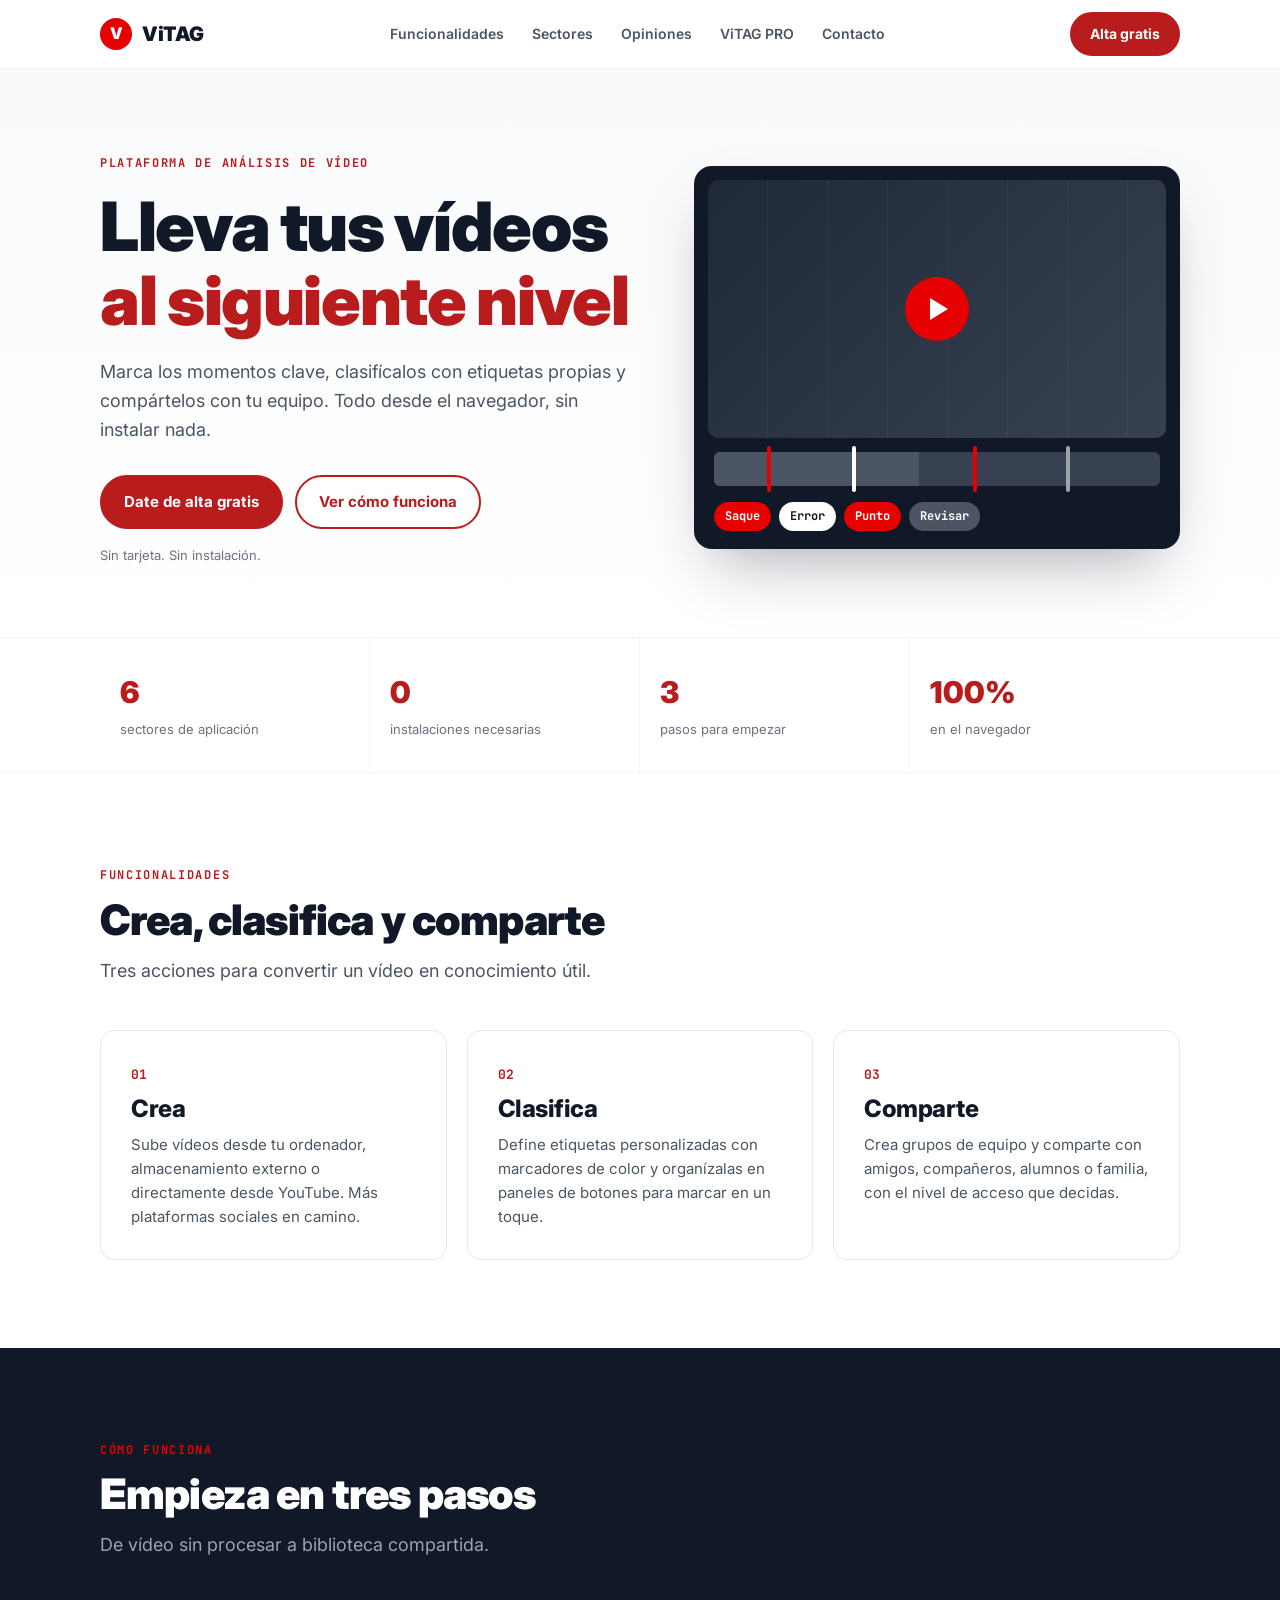
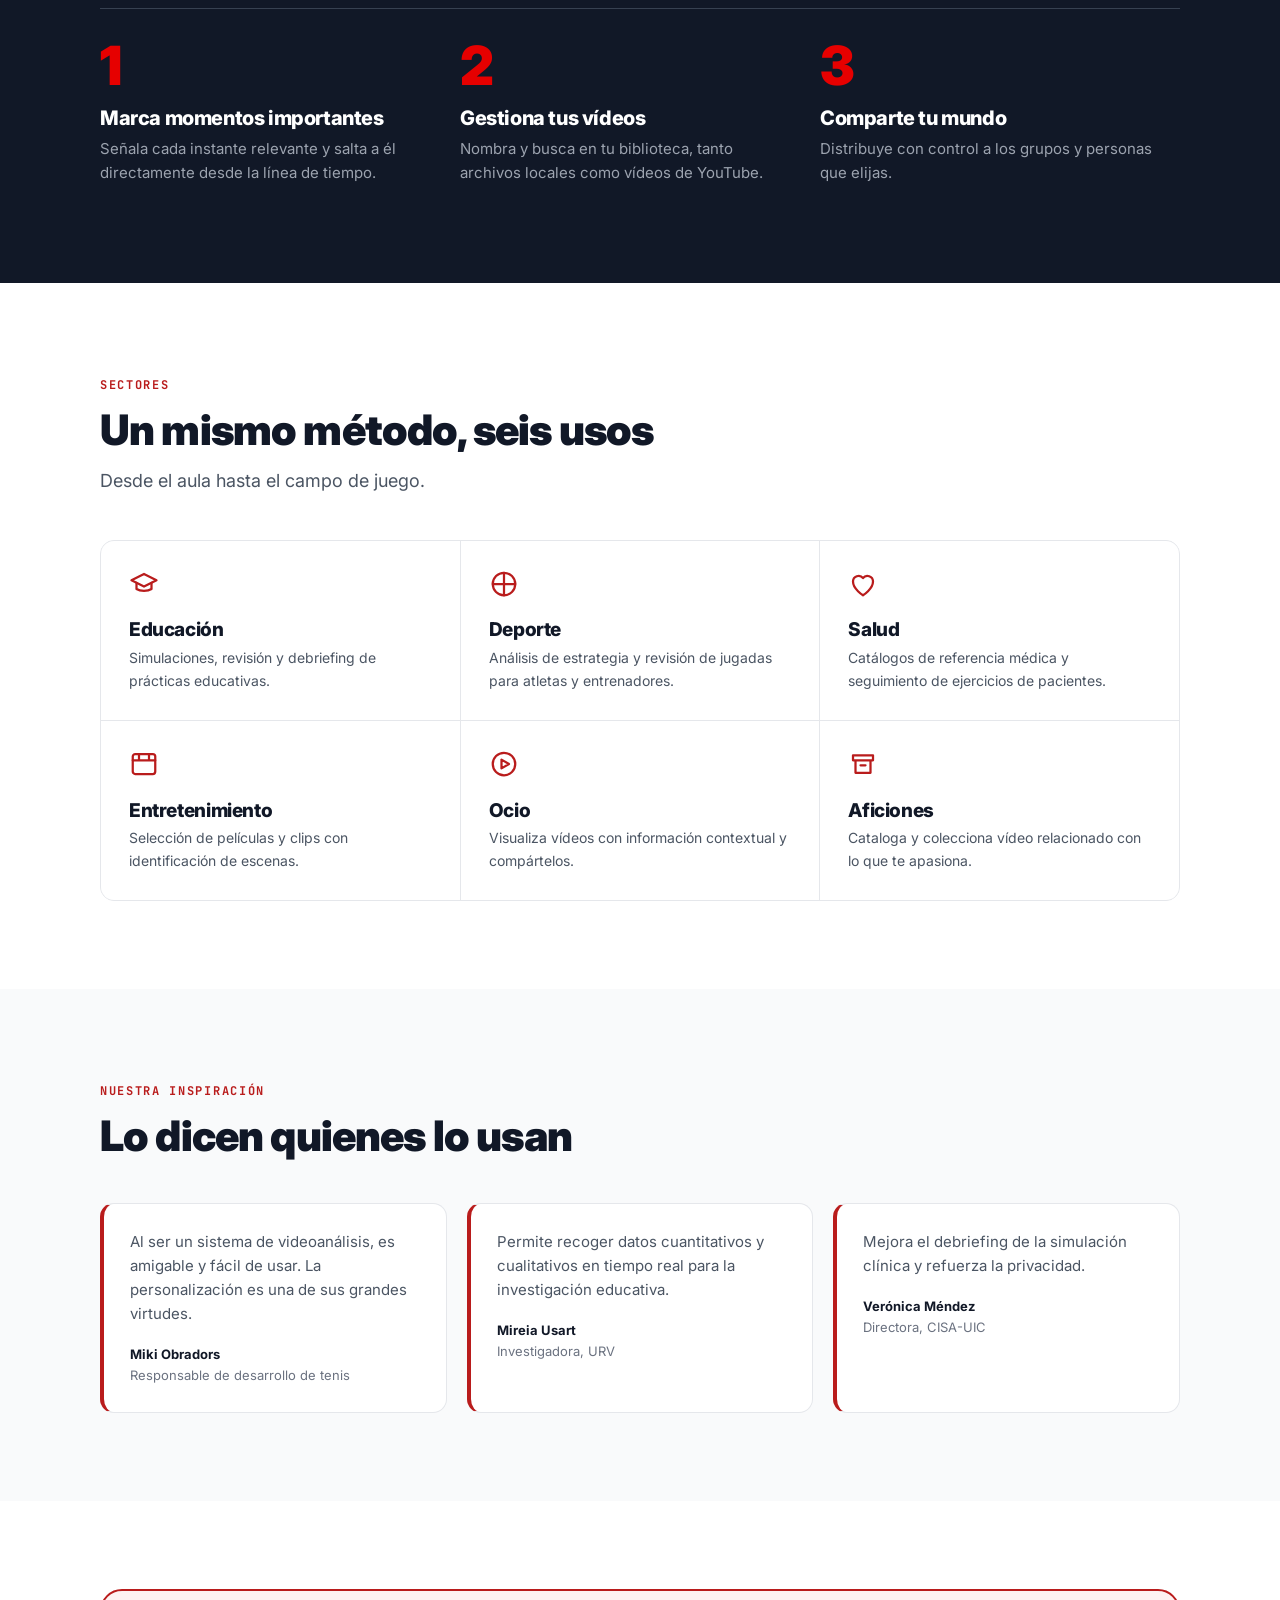
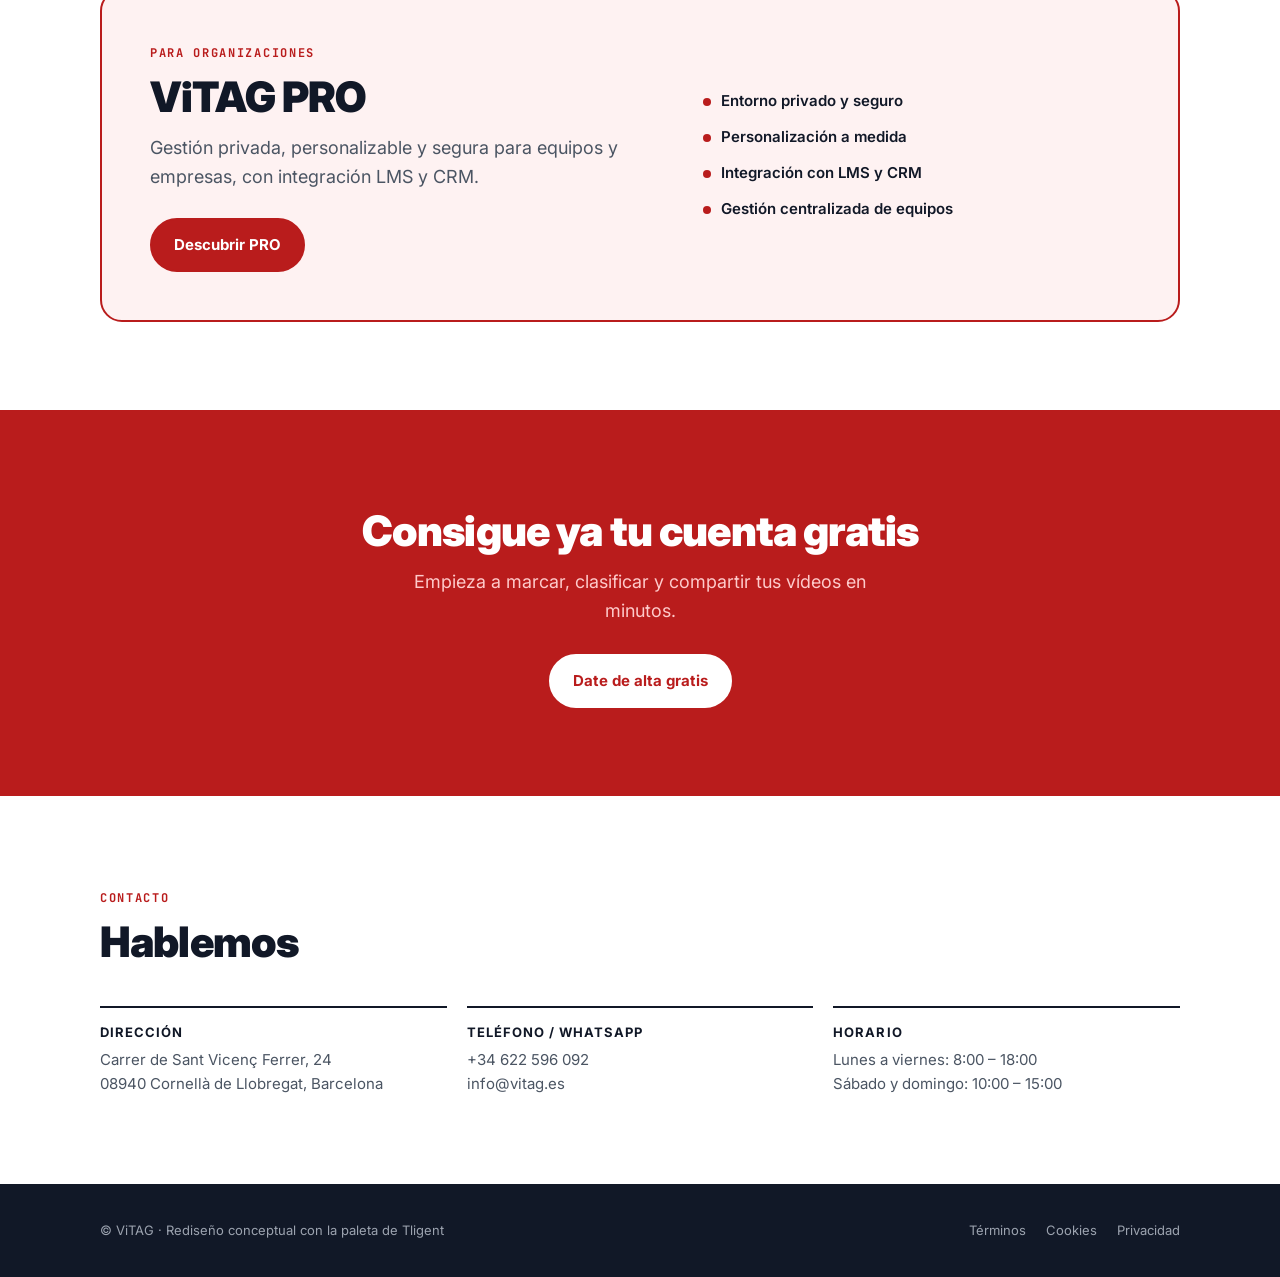
<file: index.html>
<!DOCTYPE html>
<html lang="es" class="scroll-smooth">
<head>
<meta charset="UTF-8">
<meta name="viewport" content="width=device-width, initial-scale=1">
<title>ViTAG · Análisis de vídeo, simple y compartido</title>
<meta name="description" content="ViTAG: marca, clasifica y comparte momentos de tus vídeos. Sin instalación. Educación, deporte, salud y más.">
<link rel="icon" type="image/svg+xml" href="data:image/svg+xml,%3Csvg xmlns='http://www.w3.org/2000/svg' viewBox='0 0 128 128'%3E%3Ccircle cx='64' cy='64' r='60' fill='%23E60000'/%3E%3Ctext x='50%25' y='50%25' dominant-baseline='central' text-anchor='middle' font-family='Inter, Arial' font-size='70' fill='white' font-weight='bold'%3EV%3C/text%3E%3C/svg%3E">
<link rel="preconnect" href="https://fonts.googleapis.com">
<link rel="preconnect" href="https://fonts.gstatic.com" crossorigin>
<link href="https://fonts.googleapis.com/css2?family=Inter:wght@400;500;600;700;800;900&family=JetBrains+Mono:wght@400;700&display=swap" rel="stylesheet">
<style>
:root{
  --white:#fff; --ink:#111827; --red:#B91C1C; --red-bright:#E60000; --red-soft:#FEF2F2; --red-line:#FEE2E2;
  --g50:#F9FAFB; --g100:#F3F4F6; --g200:#E5E7EB; --g400:#9CA3AF; --g500:#6B7280; --g600:#4B5563;
  --r:14px; --max:1120px;
}
*{box-sizing:border-box;margin:0;padding:0}
html{scroll-behavior:smooth}
body{font-family:Inter,system-ui,sans-serif;background:var(--white);color:var(--ink);line-height:1.6;-webkit-font-smoothing:antialiased}
a{color:inherit;text-decoration:none}
.wrap{max-width:var(--max);margin:0 auto;padding:0 20px}
.mono{font-family:'JetBrains Mono',monospace}
.eyebrow{font-family:'JetBrains Mono',monospace;font-size:12px;font-weight:700;letter-spacing:.14em;text-transform:uppercase;color:var(--red)}
h1,h2,h3{letter-spacing:-.02em;line-height:1.1}
h2{font-size:clamp(28px,4vw,42px);font-weight:900;margin:10px 0 14px}
.lead{color:var(--g600);font-size:18px;max-width:640px}
section{padding:88px 0}
.btn{display:inline-flex;align-items:center;gap:8px;font-weight:700;font-size:15px;padding:13px 22px;border-radius:999px;border:2px solid var(--red);transition:.15s;cursor:pointer}
.btn-red{background:var(--red);color:#fff}.btn-red:hover{background:var(--ink);border-color:var(--ink)}
.btn-line{background:#fff;color:var(--red)}.btn-line:hover{background:var(--red-soft)}

/* Header */
header{position:sticky;top:0;z-index:50;background:rgba(255,255,255,.92);backdrop-filter:blur(10px);border-bottom:1px solid var(--g100)}
.nav{display:flex;align-items:center;justify-content:space-between;height:68px}
.logo{display:flex;align-items:center;gap:10px;font-weight:900;font-size:20px;letter-spacing:-.02em}
.logo i{width:32px;height:32px;border-radius:50%;background:var(--red-bright);color:#fff;display:grid;place-items:center;font-style:normal;font-size:16px}
.menu{display:flex;gap:28px;font-size:14px;font-weight:600;color:var(--g600)}
.menu a:hover{color:var(--red)}
.nav .btn{padding:9px 18px;font-size:14px}
@media(max-width:820px){.menu{display:none}}

/* Hero */
.hero{padding:80px 0 72px;background:linear-gradient(var(--g50),#fff)}
.hero-grid{display:grid;grid-template-columns:1.05fr .95fr;gap:56px;align-items:center}
.hero h1{font-size:clamp(40px,6vw,68px);font-weight:900;margin:14px 0 20px}
.hero h1 em{font-style:normal;color:var(--red)}
.hero .cta{display:flex;flex-wrap:wrap;gap:12px;margin-top:30px}
.hero small{display:block;margin-top:16px;color:var(--g500);font-size:13px}
@media(max-width:900px){.hero-grid{grid-template-columns:1fr}}

/* Player mockup */
.player{background:var(--ink);border-radius:18px;padding:14px;box-shadow:0 30px 60px -20px rgba(17,24,39,.35)}
.screen{aspect-ratio:16/9;border-radius:10px;background:linear-gradient(135deg,#1f2937,#374151);position:relative;overflow:hidden;display:grid;place-items:center}
.screen::before{content:"";position:absolute;inset:0;background:repeating-linear-gradient(90deg,transparent 0 59px,rgba(255,255,255,.04) 59px 60px)}
.play{width:64px;height:64px;border-radius:50%;background:var(--red-bright);display:grid;place-items:center;position:relative}
.play::after{content:"";border-left:18px solid #fff;border-top:11px solid transparent;border-bottom:11px solid transparent;margin-left:5px}
.timeline{position:relative;height:34px;margin:14px 6px 6px;background:#374151;border-radius:6px}
.timeline .prog{position:absolute;left:0;top:0;bottom:0;width:46%;background:#4B5563;border-radius:6px 0 0 6px}
.mark{position:absolute;top:-6px;bottom:-6px;width:4px;border-radius:2px}
.m1{left:12%;background:var(--red-bright)}.m2{left:31%;background:#fff}.m3{left:58%;background:var(--red-bright)}.m4{left:79%;background:var(--g400)}
.tags{display:flex;flex-wrap:wrap;gap:8px;padding:10px 6px 4px}
.tag{font-family:'JetBrains Mono',monospace;font-size:12px;padding:5px 11px;border-radius:999px;font-weight:700}
.t-r{background:var(--red-bright);color:#fff}.t-w{background:#fff;color:var(--ink)}.t-g{background:#4B5563;color:#fff}

/* Stats */
.stats{border-top:1px solid var(--g100);border-bottom:1px solid var(--g100);padding:0}
.stats .wrap{display:grid;grid-template-columns:repeat(4,1fr)}
.stat{padding:30px 20px;border-right:1px solid var(--g100)}.stat:last-child{border:0}
.stat b{display:block;font-size:30px;font-weight:900;color:var(--red)}
.stat span{font-size:13px;color:var(--g500)}
@media(max-width:700px){.stats .wrap{grid-template-columns:1fr 1fr}.stat:nth-child(2){border-right:0}.stat:nth-child(-n+2){border-bottom:1px solid var(--g100)}}

/* Features */
.feat-grid{display:grid;grid-template-columns:repeat(3,1fr);gap:20px;margin-top:44px}
.card{border:1px solid var(--g200);border-radius:var(--r);padding:30px;background:#fff;transition:.2s}
.card:hover{border-color:var(--red);transform:translateY(-3px);box-shadow:0 14px 30px -14px rgba(185,28,28,.3)}
.num{font-family:'JetBrains Mono',monospace;font-weight:700;color:var(--red);font-size:13px}
.card h3{font-size:24px;font-weight:800;margin:10px 0 10px}
.card p{color:var(--g600);font-size:15px}
@media(max-width:860px){.feat-grid{grid-template-columns:1fr}}

/* Steps */
.steps{background:var(--ink);color:#fff}
.steps h2{color:#fff}.steps .lead{color:var(--g400)}
.step-list{display:grid;grid-template-columns:repeat(3,1fr);gap:0;margin-top:48px;border-top:1px solid #374151}
.step{padding:30px 28px 10px 0}
.step b{font-size:54px;font-weight:900;color:var(--red-bright);line-height:1}
.step h3{font-size:20px;font-weight:800;margin:14px 0 8px}
.step p{color:var(--g400);font-size:15px}
@media(max-width:860px){.step-list{grid-template-columns:1fr}}

/* Sectors */
.sec-grid{display:grid;grid-template-columns:repeat(3,1fr);gap:1px;background:var(--g200);border:1px solid var(--g200);border-radius:var(--r);overflow:hidden;margin-top:44px}
.sec{background:#fff;padding:28px;transition:.15s}
.sec:hover{background:var(--red-soft)}
.sec svg{width:30px;height:30px;stroke:var(--red);fill:none;stroke-width:1.8;stroke-linecap:round;stroke-linejoin:round}
.sec h3{font-size:19px;font-weight:800;margin:14px 0 6px}
.sec p{color:var(--g600);font-size:14px}
@media(max-width:860px){.sec-grid{grid-template-columns:1fr 1fr}}
@media(max-width:540px){.sec-grid{grid-template-columns:1fr}}

/* Testimonials */
.quotes{background:var(--g50)}
.q-grid{display:grid;grid-template-columns:repeat(3,1fr);gap:20px;margin-top:44px}
.quote{background:#fff;border:1px solid var(--g200);border-left:4px solid var(--red);border-radius:var(--r);padding:26px}
.quote p{font-size:15px;color:var(--g600)}
.quote footer{margin-top:18px;font-size:13px}
.quote footer b{display:block;color:var(--ink)}.quote footer span{color:var(--g500)}
@media(max-width:860px){.q-grid{grid-template-columns:1fr}}

/* PRO */
.pro-box{display:grid;grid-template-columns:1.2fr 1fr;gap:40px;align-items:center;border:2px solid var(--red);border-radius:22px;padding:48px;background:var(--red-soft)}
.pro-box ul{list-style:none;display:grid;gap:12px}
.pro-box li{display:flex;gap:10px;font-weight:600;font-size:15px}
.pro-box li::before{content:"";flex:none;width:8px;height:8px;margin-top:9px;border-radius:50%;background:var(--red)}
.pro-box .btn{margin-top:26px}
@media(max-width:860px){.pro-box{grid-template-columns:1fr;padding:30px}}

/* CTA + contact */
.final{background:var(--red);color:#fff;text-align:center}
.final h2{color:#fff}.final p{color:#FECACA;max-width:520px;margin:0 auto 28px;font-size:18px}
.final .btn{background:#fff;color:var(--red);border-color:#fff}.final .btn:hover{background:var(--ink);color:#fff;border-color:var(--ink)}
.contact-grid{display:grid;grid-template-columns:repeat(3,1fr);gap:20px;margin-top:40px}
.contact-grid div{border-top:2px solid var(--ink);padding-top:14px;font-size:15px;color:var(--g600)}
.contact-grid b{display:block;color:var(--ink);font-size:13px;letter-spacing:.08em;text-transform:uppercase;margin-bottom:6px}
@media(max-width:700px){.contact-grid{grid-template-columns:1fr}}

footer.site{background:var(--ink);color:var(--g400);padding:36px 0;font-size:13px}
footer.site .wrap{display:flex;flex-wrap:wrap;gap:16px;justify-content:space-between}
footer.site nav{display:flex;gap:20px;flex-wrap:wrap}
footer.site a:hover{color:#fff}
</style>
</head>
<body>

<header>
  <div class="wrap nav">
    <a href="#top" class="logo"><i>V</i>ViTAG</a>
    <nav class="menu">
      <a href="#funciones">Funcionalidades</a>
      <a href="#sectores">Sectores</a>
      <a href="#opiniones">Opiniones</a>
      <a href="#pro">ViTAG PRO</a>
      <a href="#contacto">Contacto</a>
    </nav>
    <a href="https://vitag.app" class="btn btn-red">Alta gratis</a>
  </div>
</header>

<main id="top">
<section class="hero">
  <div class="wrap hero-grid">
    <div>
      <span class="eyebrow">Plataforma de análisis de vídeo</span>
      <h1>Lleva tus vídeos <em>al siguiente nivel</em></h1>
      <p class="lead">Marca los momentos clave, clasifícalos con etiquetas propias y compártelos con tu equipo. Todo desde el navegador, sin instalar nada.</p>
      <div class="cta">
        <a href="https://vitag.app" class="btn btn-red">Date de alta gratis</a>
        <a href="#funciones" class="btn btn-line">Ver cómo funciona</a>
      </div>
      <small>Sin tarjeta. Sin instalación.</small>
    </div>
    <div class="player" aria-hidden="true">
      <div class="screen"><div class="play"></div></div>
      <div class="timeline"><div class="prog"></div><span class="mark m1"></span><span class="mark m2"></span><span class="mark m3"></span><span class="mark m4"></span></div>
      <div class="tags"><span class="tag t-r">Saque</span><span class="tag t-w">Error</span><span class="tag t-r">Punto</span><span class="tag t-g">Revisar</span></div>
    </div>
  </div>
</section>

<div class="stats"><div class="wrap">
  <div class="stat"><b>6</b><span>sectores de aplicación</span></div>
  <div class="stat"><b>0</b><span>instalaciones necesarias</span></div>
  <div class="stat"><b>3</b><span>pasos para empezar</span></div>
  <div class="stat"><b>100%</b><span>en el navegador</span></div>
</div></div>

<section id="funciones">
  <div class="wrap">
    <span class="eyebrow">Funcionalidades</span>
    <h2>Crea, clasifica y comparte</h2>
    <p class="lead">Tres acciones para convertir un vídeo en conocimiento útil.</p>
    <div class="feat-grid">
      <article class="card"><span class="num">01</span><h3>Crea</h3><p>Sube vídeos desde tu ordenador, almacenamiento externo o directamente desde YouTube. Más plataformas sociales en camino.</p></article>
      <article class="card"><span class="num">02</span><h3>Clasifica</h3><p>Define etiquetas personalizadas con marcadores de color y organízalas en paneles de botones para marcar en un toque.</p></article>
      <article class="card"><span class="num">03</span><h3>Comparte</h3><p>Crea grupos de equipo y comparte con amigos, compañeros, alumnos o familia, con el nivel de acceso que decidas.</p></article>
    </div>
  </div>
</section>

<section class="steps">
  <div class="wrap">
    <span class="eyebrow" style="color:var(--red-bright)">Cómo funciona</span>
    <h2>Empieza en tres pasos</h2>
    <p class="lead">De vídeo sin procesar a biblioteca compartida.</p>
    <div class="step-list">
      <div class="step"><b>1</b><h3>Marca momentos importantes</h3><p>Señala cada instante relevante y salta a él directamente desde la línea de tiempo.</p></div>
      <div class="step"><b>2</b><h3>Gestiona tus vídeos</h3><p>Nombra y busca en tu biblioteca, tanto archivos locales como vídeos de YouTube.</p></div>
      <div class="step"><b>3</b><h3>Comparte tu mundo</h3><p>Distribuye con control a los grupos y personas que elijas.</p></div>
    </div>
  </div>
</section>

<section id="sectores">
  <div class="wrap">
    <span class="eyebrow">Sectores</span>
    <h2>Un mismo método, seis usos</h2>
    <p class="lead">Desde el aula hasta el campo de juego.</p>
    <div class="sec-grid">
      <div class="sec"><svg viewBox="0 0 24 24"><path d="M2 9l10-5 10 5-10 5z"/><path d="M6 11v5c3 2 9 2 12 0v-5"/></svg><h3>Educación</h3><p>Simulaciones, revisión y debriefing de prácticas educativas.</p></div>
      <div class="sec"><svg viewBox="0 0 24 24"><circle cx="12" cy="12" r="9"/><path d="M12 3v18M3 12h18"/></svg><h3>Deporte</h3><p>Análisis de estrategia y revisión de jugadas para atletas y entrenadores.</p></div>
      <div class="sec"><svg viewBox="0 0 24 24"><path d="M12 21s-8-5-8-11a4.5 4.5 0 018-2.8A4.5 4.5 0 0120 10c0 6-8 11-8 11z"/></svg><h3>Salud</h3><p>Catálogos de referencia médica y seguimiento de ejercicios de pacientes.</p></div>
      <div class="sec"><svg viewBox="0 0 24 24"><rect x="3" y="4" width="18" height="16" rx="2"/><path d="M3 9h18M8 4v5M16 4v5"/></svg><h3>Entretenimiento</h3><p>Selección de películas y clips con identificación de escenas.</p></div>
      <div class="sec"><svg viewBox="0 0 24 24"><circle cx="12" cy="12" r="9"/><path d="M10 8.5v7l6-3.5z"/></svg><h3>Ocio</h3><p>Visualiza vídeos con información contextual y compártelos.</p></div>
      <div class="sec"><svg viewBox="0 0 24 24"><path d="M4 5h16v4H4zM6 9v10h12V9M10 13h4"/></svg><h3>Aficiones</h3><p>Cataloga y colecciona vídeo relacionado con lo que te apasiona.</p></div>
    </div>
  </div>
</section>

<section class="quotes" id="opiniones">
  <div class="wrap">
    <span class="eyebrow">Nuestra inspiración</span>
    <h2>Lo dicen quienes lo usan</h2>
    <div class="q-grid">
      <figure class="quote"><p>Al ser un sistema de videoanálisis, es amigable y fácil de usar. La personalización es una de sus grandes virtudes.</p><footer><b>Miki Obradors</b><span>Responsable de desarrollo de tenis</span></footer></figure>
      <figure class="quote"><p>Permite recoger datos cuantitativos y cualitativos en tiempo real para la investigación educativa.</p><footer><b>Mireia Usart</b><span>Investigadora, URV</span></footer></figure>
      <figure class="quote"><p>Mejora el debriefing de la simulación clínica y refuerza la privacidad.</p><footer><b>Verónica Méndez</b><span>Directora, CISA-UIC</span></footer></figure>
    </div>
  </div>
</section>

<section id="pro">
  <div class="wrap">
    <div class="pro-box">
      <div>
        <span class="eyebrow">Para organizaciones</span>
        <h2>ViTAG PRO</h2>
        <p class="lead">Gestión privada, personalizable y segura para equipos y empresas, con integración LMS y CRM.</p>
        <a href="https://vitag.es/home/profesional/" class="btn btn-red">Descubrir PRO</a>
      </div>
      <ul>
        <li>Entorno privado y seguro</li>
        <li>Personalización a medida</li>
        <li>Integración con LMS y CRM</li>
        <li>Gestión centralizada de equipos</li>
      </ul>
    </div>
  </div>
</section>

<section class="final">
  <div class="wrap">
    <h2>Consigue ya tu cuenta gratis</h2>
    <p>Empieza a marcar, clasificar y compartir tus vídeos en minutos.</p>
    <a href="https://vitag.app" class="btn">Date de alta gratis</a>
  </div>
</section>

<section id="contacto">
  <div class="wrap">
    <span class="eyebrow">Contacto</span>
    <h2>Hablemos</h2>
    <div class="contact-grid">
      <div><b>Dirección</b>Carrer de Sant Vicenç Ferrer, 24<br>08940 Cornellà de Llobregat, Barcelona</div>
      <div><b>Teléfono / WhatsApp</b><a href="tel:+34622596092">+34 622 596 092</a><br><a href="mailto:info@vitag.es">info@vitag.es</a></div>
      <div><b>Horario</b>Lunes a viernes: 8:00 – 18:00<br>Sábado y domingo: 10:00 – 15:00</div>
    </div>
  </div>
</section>
</main>

<footer class="site">
  <div class="wrap">
    <span>© ViTAG · Rediseño conceptual con la paleta de Tligent</span>
    <nav><a href="#">Términos</a><a href="#">Cookies</a><a href="#">Privacidad</a></nav>
  </div>
</footer>
</body>
</html>
</file>
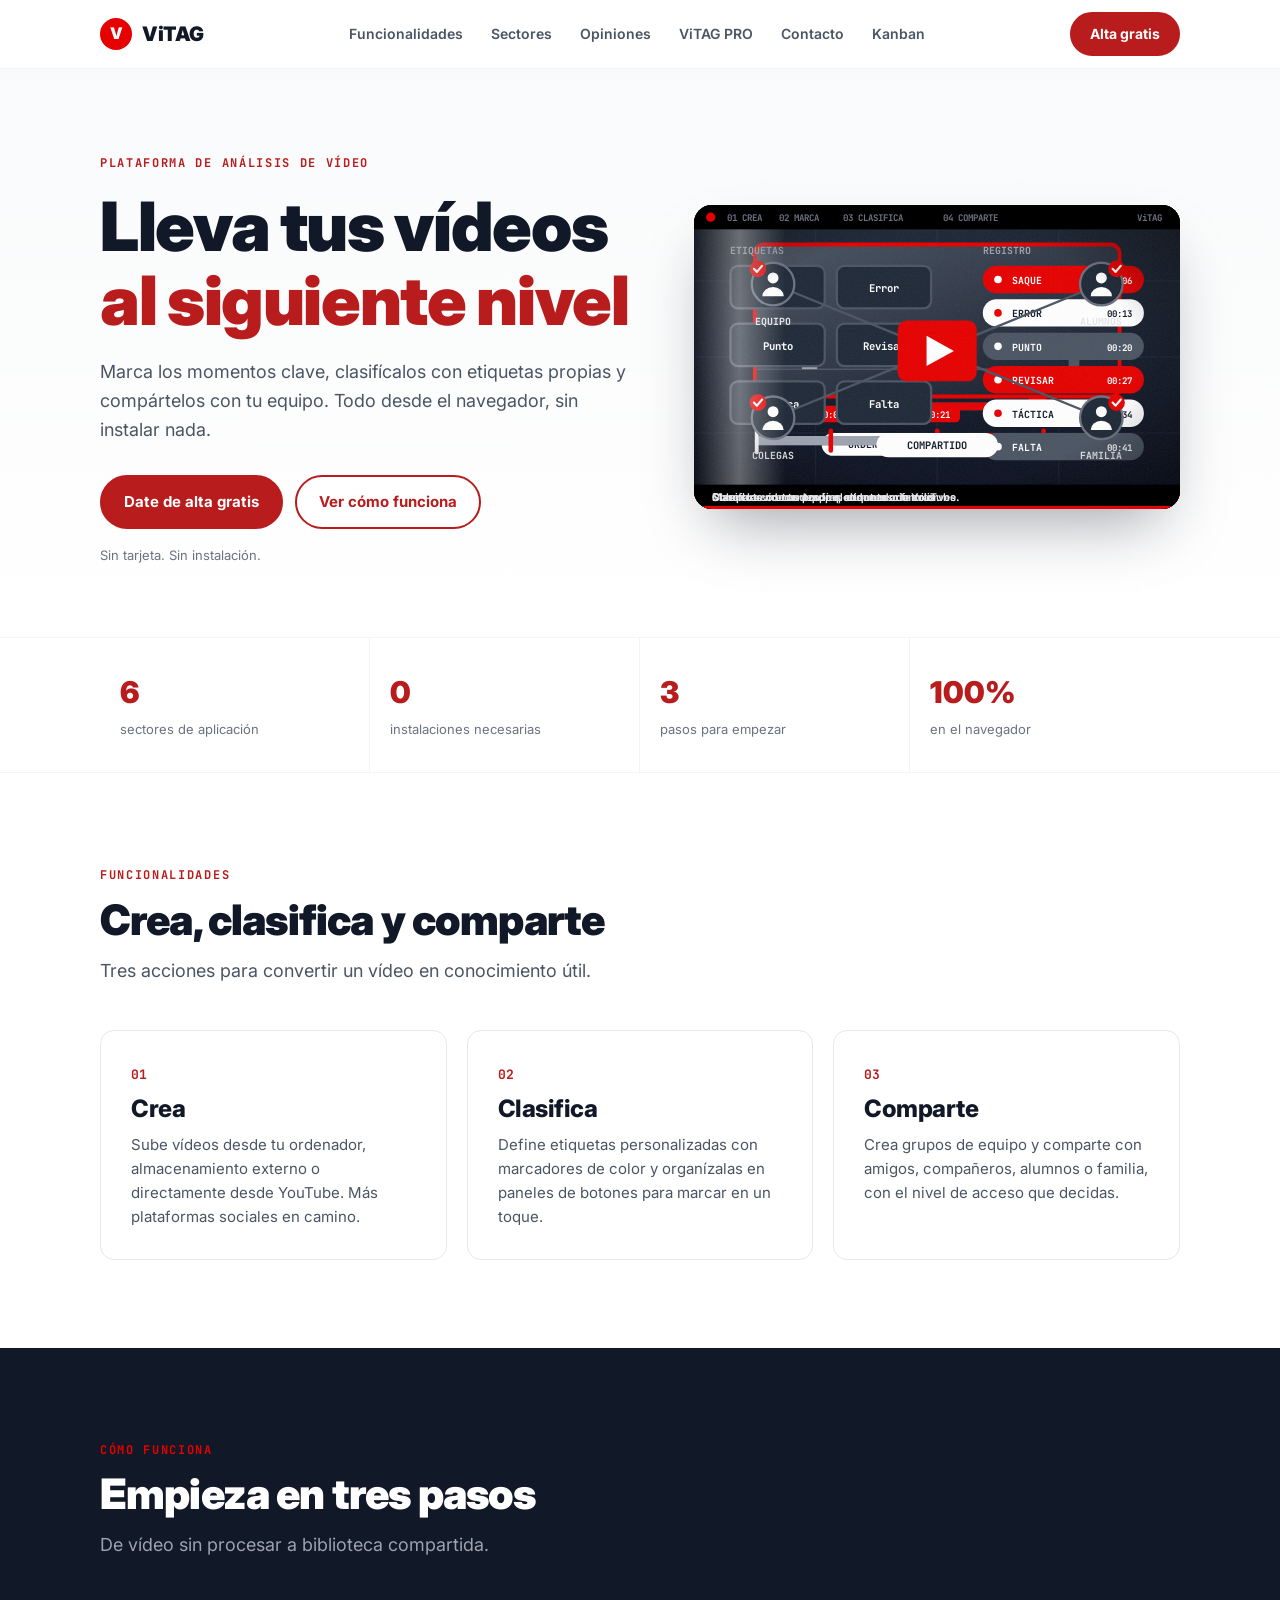
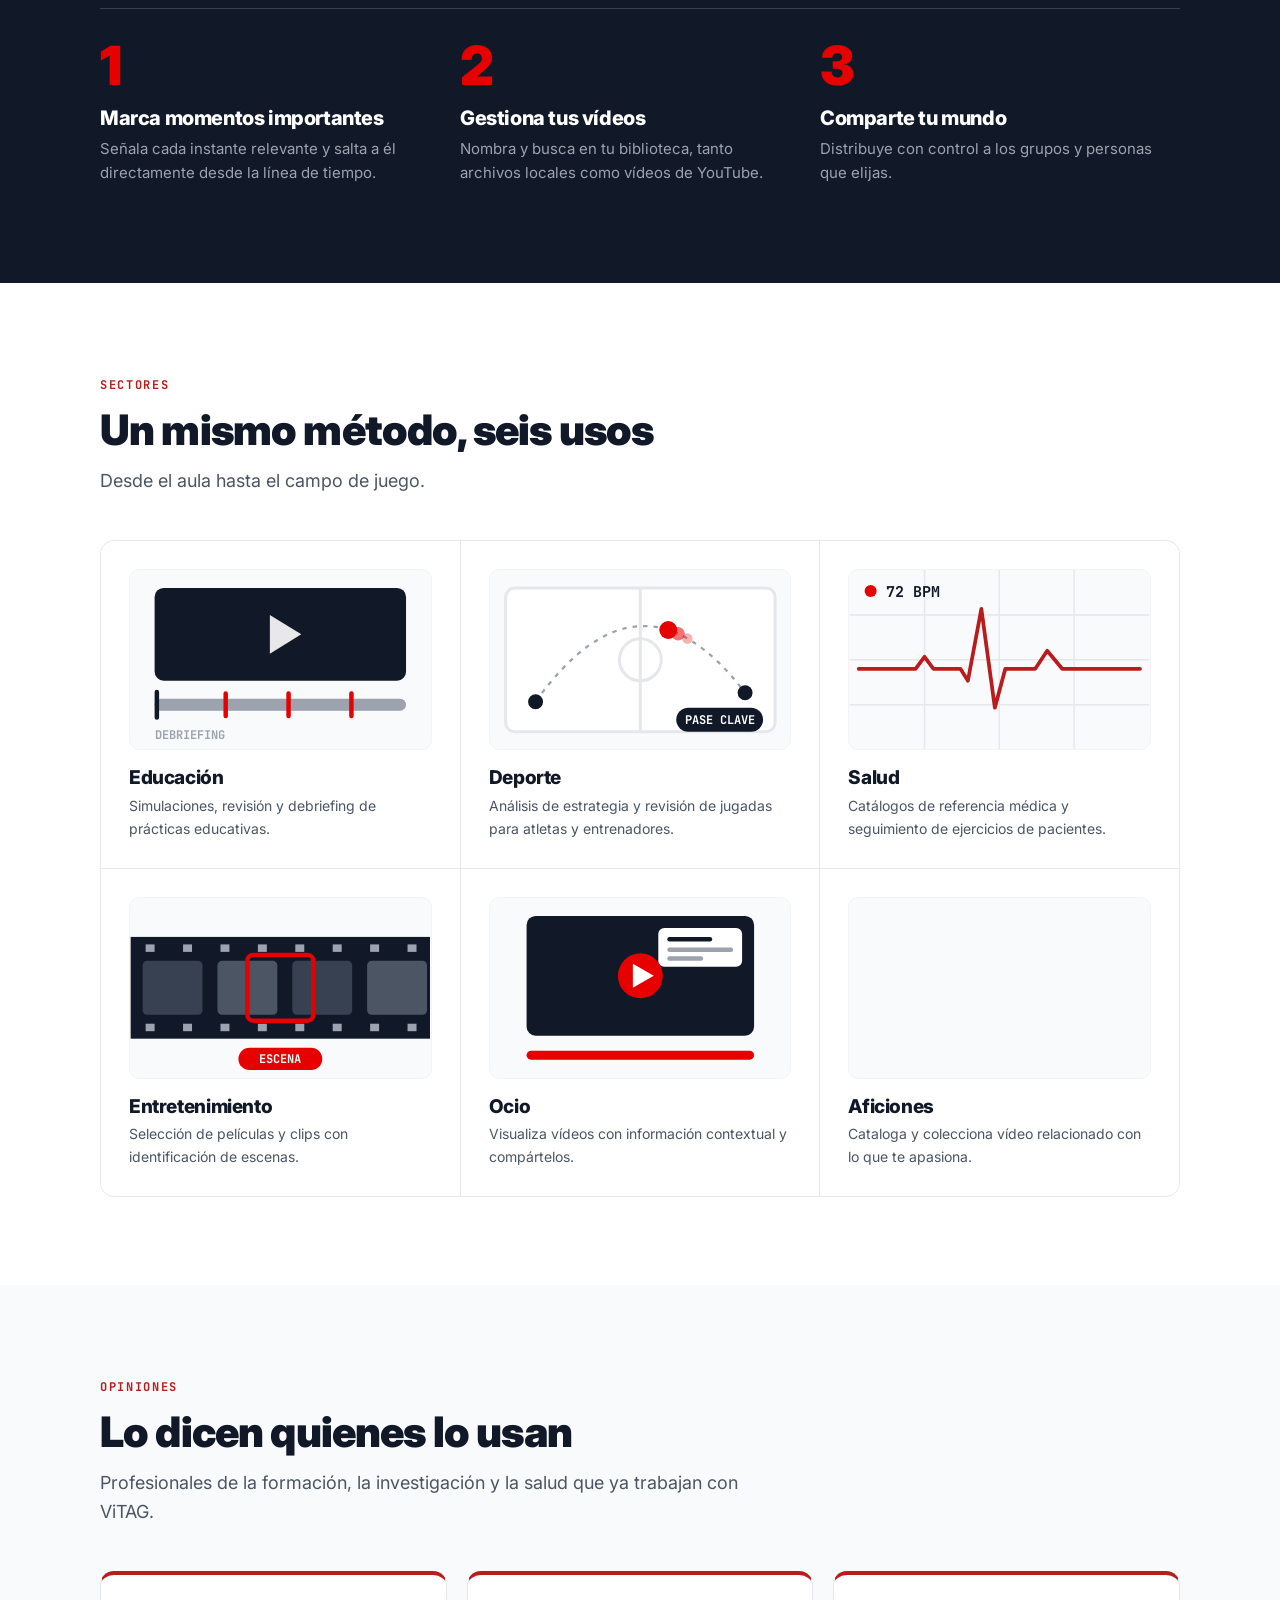
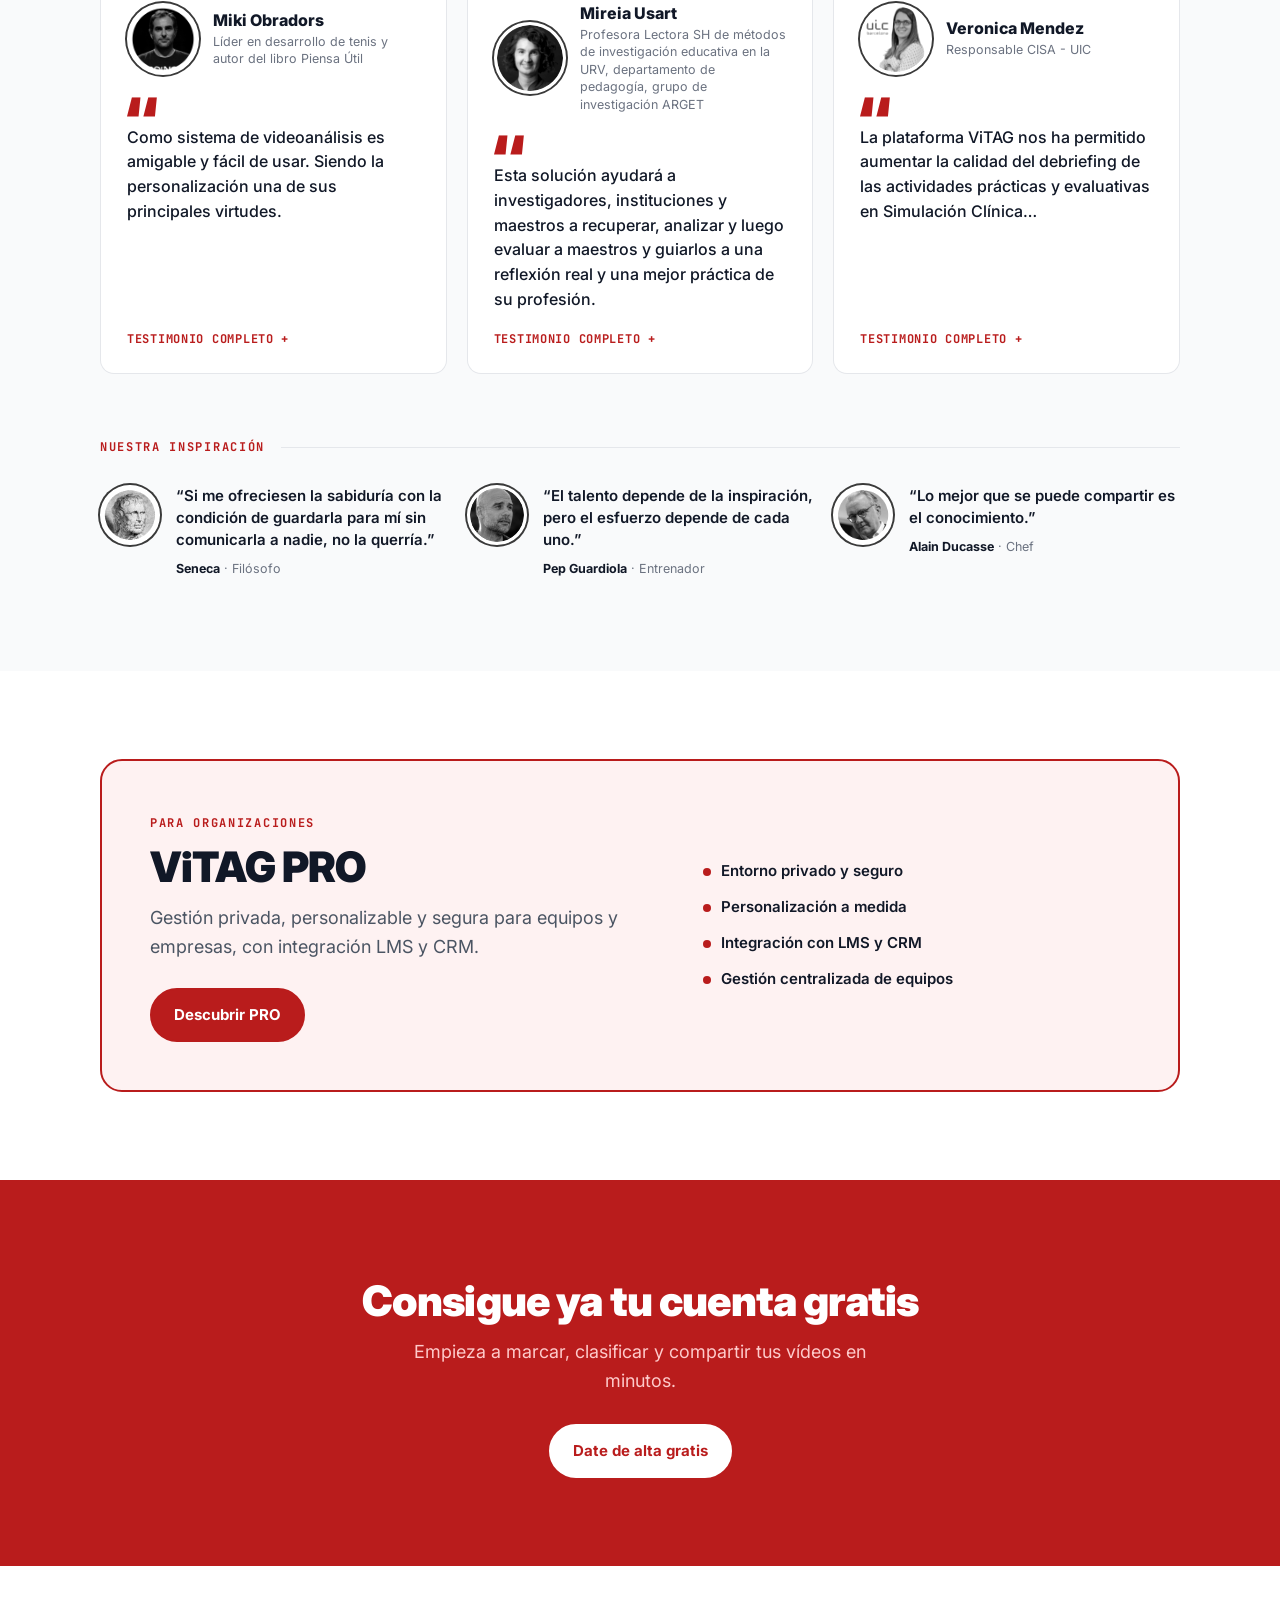
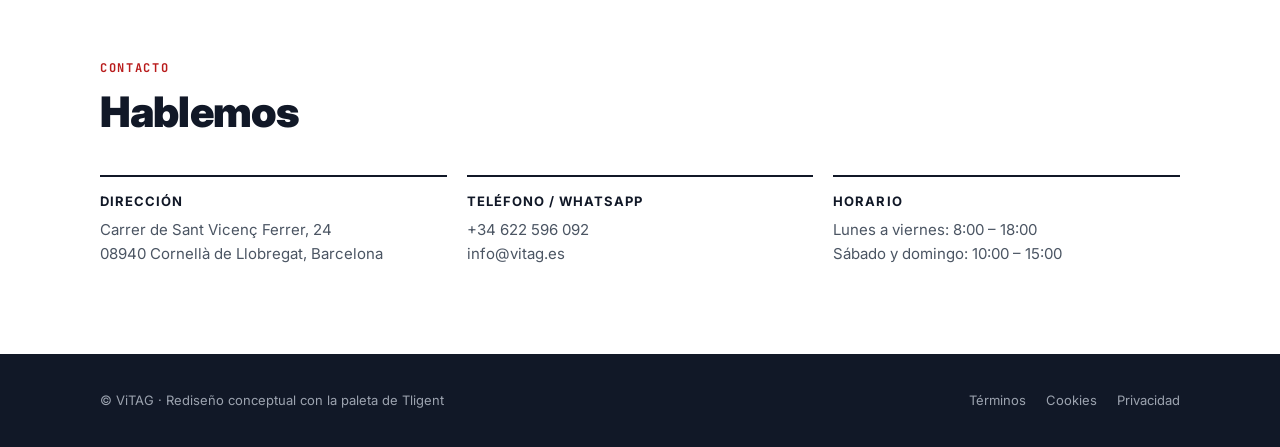
<file: docs/index.html>
<!DOCTYPE html>
<html lang="es" class="scroll-smooth">
<head>
<meta charset="UTF-8">
<meta name="viewport" content="width=device-width, initial-scale=1">
<title>ViTAG · Análisis de vídeo, simple y compartido</title>
<meta name="description" content="ViTAG: marca, clasifica y comparte momentos de tus vídeos. Sin instalación. Educación, deporte, salud y más.">
<link rel="icon" type="image/svg+xml" href="data:image/svg+xml,%3Csvg xmlns='http://www.w3.org/2000/svg' viewBox='0 0 128 128'%3E%3Ccircle cx='64' cy='64' r='60' fill='%23E60000'/%3E%3Ctext x='50%25' y='50%25' dominant-baseline='central' text-anchor='middle' font-family='Inter, Arial' font-size='70' fill='white' font-weight='bold'%3EV%3C/text%3E%3C/svg%3E">
<link rel="preconnect" href="https://fonts.googleapis.com">
<link rel="preconnect" href="https://fonts.gstatic.com" crossorigin>
<link href="https://fonts.googleapis.com/css2?family=Inter:wght@400;500;600;700;800;900&family=JetBrains+Mono:wght@400;700&display=swap" rel="stylesheet">
<style>
:root{
  --white:#fff; --ink:#111827; --red:#B91C1C; --red-bright:#E60000; --red-soft:#FEF2F2; --red-line:#FEE2E2;
  --g50:#F9FAFB; --g100:#F3F4F6; --g200:#E5E7EB; --g400:#9CA3AF; --g500:#6B7280; --g600:#4B5563;
  --r:14px; --max:1120px;
}
*{box-sizing:border-box;margin:0;padding:0}
html{scroll-behavior:smooth}
body{font-family:Inter,system-ui,sans-serif;background:var(--white);color:var(--ink);line-height:1.6;-webkit-font-smoothing:antialiased}
a{color:inherit;text-decoration:none}
.wrap{max-width:var(--max);margin:0 auto;padding:0 20px}
.mono{font-family:'JetBrains Mono',monospace}
.eyebrow{font-family:'JetBrains Mono',monospace;font-size:12px;font-weight:700;letter-spacing:.14em;text-transform:uppercase;color:var(--red)}
h1,h2,h3{letter-spacing:-.02em;line-height:1.1}
h2{font-size:clamp(28px,4vw,42px);font-weight:900;margin:10px 0 14px}
.lead{color:var(--g600);font-size:18px;max-width:640px}
section{padding:88px 0}
.btn{display:inline-flex;align-items:center;gap:8px;font-weight:700;font-size:15px;padding:13px 22px;border-radius:999px;border:2px solid var(--red);transition:.15s;cursor:pointer}
.btn-red{background:var(--red);color:#fff}.btn-red:hover{background:var(--ink);border-color:var(--ink)}
.btn-line{background:#fff;color:var(--red)}.btn-line:hover{background:var(--red-soft)}

/* Header */
header{position:sticky;top:0;z-index:50;background:rgba(255,255,255,.92);backdrop-filter:blur(10px);border-bottom:1px solid var(--g100)}
.nav{display:flex;align-items:center;justify-content:space-between;height:68px}
.logo{display:flex;align-items:center;gap:10px;font-weight:900;font-size:20px;letter-spacing:-.02em}
.logo i{width:32px;height:32px;border-radius:50%;background:var(--red-bright);color:#fff;display:grid;place-items:center;font-style:normal;font-size:16px}
.menu{display:flex;gap:28px;font-size:14px;font-weight:600;color:var(--g600)}
.menu a:hover{color:var(--red)}
.nav .btn{padding:9px 18px;font-size:14px}
@media(max-width:820px){.menu{display:none}}

/* Hero */
.hero{padding:80px 0 72px;background:linear-gradient(var(--g50),#fff)}
.hero-grid{display:grid;grid-template-columns:1.05fr .95fr;gap:56px;align-items:center}
.hero h1{font-size:clamp(40px,6vw,68px);font-weight:900;margin:14px 0 20px}
.hero h1 em{font-style:normal;color:var(--red)}
.hero .cta{display:flex;flex-wrap:wrap;gap:12px;margin-top:30px}
.hero small{display:block;margin-top:16px;color:var(--g500);font-size:13px}
@media(max-width:900px){.hero-grid{grid-template-columns:1fr}}

/* Cinematic hero */
.cine{border-radius:18px;overflow:hidden;background:#000;box-shadow:0 30px 60px -20px rgba(17,24,39,.4);line-height:0}
.cine-svg{display:block;width:100%;height:auto;aspect-ratio:16/10}
.cine-svg *{transform-box:fill-box;transform-origin:center}
.cine-svg .sc{transform-box:view-box}
.cine-svg .mono{font-family:'JetBrains Mono',monospace;font-weight:700}
@media(prefers-reduced-motion:reduce){.cine-svg *{animation:none!important}.cine-svg .sc{opacity:0!important}.cine-svg .sc:nth-of-type(3){opacity:1!important}.cine-svg .cn-sw{opacity:0!important}.cine-svg [class*="cn-cp"]{opacity:0!important}.cine-svg .cn-cp2{opacity:1!important}.cine-svg [class*="cn-lb"]{fill:#6B7280!important}.cine-svg .cn-lb2{fill:#E60000!important}}
.cn-sc0{animation:cn-sc0 28s linear infinite;}@keyframes cn-sc0{0%{opacity:0;transform:scale(1)}2.143%{opacity:1;transform:scale(1.01)}22.857%{opacity:1;transform:scale(1.045)}25%{opacity:0;transform:scale(1.05)}100%{opacity:0;transform:scale(1.05)}}
.cn-sc1{animation:cn-sc1 28s linear infinite;}@keyframes cn-sc1{0%{opacity:0;transform:scale(1)}25%{opacity:0;transform:scale(1)}27.143%{opacity:1;transform:scale(1.01)}47.857%{opacity:1;transform:scale(1.045)}50%{opacity:0;transform:scale(1.05)}100%{opacity:0;transform:scale(1.05)}}
.cn-sc2{animation:cn-sc2 28s linear infinite;}@keyframes cn-sc2{0%{opacity:0;transform:scale(1)}50%{opacity:0;transform:scale(1)}52.143%{opacity:1;transform:scale(1.01)}72.857%{opacity:1;transform:scale(1.045)}75%{opacity:0;transform:scale(1.05)}100%{opacity:0;transform:scale(1.05)}}
.cn-sc3{animation:cn-sc3 28s linear infinite;}@keyframes cn-sc3{0%{opacity:0;transform:scale(1)}75%{opacity:0;transform:scale(1)}77.143%{opacity:1;transform:scale(1.01)}97.857%{opacity:1;transform:scale(1.045)}100%{opacity:0;transform:scale(1.05)}}
.cn-lb0{animation:cn-lb0 28s linear infinite;}@keyframes cn-lb0{0%{fill:#6B7280}1.429%{fill:#E60000}23.571%{fill:#E60000}25%{fill:#6B7280}100%{fill:#6B7280}}
.cn-lb1{animation:cn-lb1 28s linear infinite;}@keyframes cn-lb1{0%{fill:#6B7280}25%{fill:#6B7280}26.429%{fill:#E60000}48.571%{fill:#E60000}50%{fill:#6B7280}100%{fill:#6B7280}}
.cn-lb2{animation:cn-lb2 28s linear infinite;}@keyframes cn-lb2{0%{fill:#6B7280}50%{fill:#6B7280}51.429%{fill:#E60000}73.571%{fill:#E60000}75%{fill:#6B7280}100%{fill:#6B7280}}
.cn-lb3{animation:cn-lb3 28s linear infinite;}@keyframes cn-lb3{0%{fill:#6B7280}75%{fill:#6B7280}76.429%{fill:#E60000}98.571%{fill:#E60000}100%{fill:#6B7280}}
.cn-cp0{animation:cn-cp0 28s linear infinite;}@keyframes cn-cp0{0%{opacity:0}3.214%{opacity:1}22.5%{opacity:1}24.643%{opacity:0}100%{opacity:0}}
.cn-cp1{animation:cn-cp1 28s linear infinite;}@keyframes cn-cp1{0%{opacity:0}25.714%{opacity:0}28.214%{opacity:1}47.5%{opacity:1}49.643%{opacity:0}100%{opacity:0}}
.cn-cp2{animation:cn-cp2 28s linear infinite;}@keyframes cn-cp2{0%{opacity:0}50.714%{opacity:0}53.214%{opacity:1}72.5%{opacity:1}74.643%{opacity:0}100%{opacity:0}}
.cn-cp3{animation:cn-cp3 28s linear infinite;}@keyframes cn-cp3{0%{opacity:0}75.714%{opacity:0}78.214%{opacity:1}97.5%{opacity:1}100%{opacity:0}}
.cn-pg{transform-origin:left!important;animation:cn-pg 28s linear infinite}@keyframes cn-pg{from{transform:scaleX(0)}to{transform:scaleX(1)}}
.cn-sw{animation:cn-sw 28s linear infinite;}@keyframes cn-sw{0%{transform:translateX(-100px) skewX(-18deg);opacity:0}0.714%{opacity:.5}3.214%{transform:translateX(420px) skewX(-18deg);opacity:0}3.25%{transform:translateX(-100px) skewX(-18deg);opacity:0}25%{transform:translateX(-100px) skewX(-18deg);opacity:0}25.714%{opacity:.5}28.214%{transform:translateX(420px) skewX(-18deg);opacity:0}28.25%{transform:translateX(-100px) skewX(-18deg);opacity:0}50%{transform:translateX(-100px) skewX(-18deg);opacity:0}50.714%{opacity:.5}53.214%{transform:translateX(420px) skewX(-18deg);opacity:0}53.25%{transform:translateX(-100px) skewX(-18deg);opacity:0}75%{transform:translateX(-100px) skewX(-18deg);opacity:0}75.714%{opacity:.5}78.214%{transform:translateX(420px) skewX(-18deg);opacity:0}78.25%{transform:translateX(-100px) skewX(-18deg);opacity:0}100%{transform:translateX(-100px) skewX(-18deg);opacity:0}}
.cn-s0card{animation:cn-s0card 28s cubic-bezier(.4,0,.2,1) infinite;}@keyframes cn-s0card{0%{opacity:0;transform:translateY(-70px)}1.071%{opacity:0;transform:translateY(-70px)}4.643%{opacity:1;transform:translateY(0)}100%{opacity:1;transform:translateY(0)}}
.cn-s0trk{animation:cn-s0trk 28s cubic-bezier(.4,0,.2,1) infinite;}@keyframes cn-s0trk{0%{opacity:0}4.286%{opacity:0}5.714%{opacity:1}100%{opacity:1}}
.cn-s0fill{animation:cn-s0fill 28s linear infinite;transform-origin:left!important}@keyframes cn-s0fill{0%{transform:scaleX(0)}5.714%{transform:scaleX(0)}13.571%{transform:scaleX(1)}100%{transform:scaleX(1)}}
.cn-s0ok{animation:cn-s0ok 28s cubic-bezier(.34,1.56,.64,1) infinite;}@keyframes cn-s0ok{0%{opacity:0;transform:scale(0)}13.929%{opacity:0;transform:scale(0)}15.714%{opacity:1;transform:scale(1)}100%{opacity:1;transform:scale(1)}}
.cn-s0c1{animation:cn-s0c1 28s cubic-bezier(.4,0,.2,1) infinite;}@keyframes cn-s0c1{0%{opacity:0;transform:translateY(8px)}15.714%{opacity:0;transform:translateY(8px)}17.5%{opacity:1;transform:translateY(0)}100%{opacity:1;transform:translateY(0)}}
.cn-s0c2{animation:cn-s0c2 28s cubic-bezier(.4,0,.2,1) infinite;}@keyframes cn-s0c2{0%{opacity:0;transform:translateY(8px)}17.5%{opacity:0;transform:translateY(8px)}19.286%{opacity:1;transform:translateY(0)}100%{opacity:1;transform:translateY(0)}}
.cn-s1a{animation:cn-s1a 28s ease-in-out infinite;}@keyframes cn-s1a{0%{transform:translateX(0)}26.786%{transform:translateX(0)}48.214%{transform:translateX(150px)}100%{transform:translateX(150px)}}
.cn-s1b{animation:cn-s1b 28s ease-in-out infinite;}@keyframes cn-s1b{0%{transform:translateX(0)}26.786%{transform:translateX(0)}48.214%{transform:translateX(-120px)}100%{transform:translateX(-120px)}}
.cn-s1f{animation:cn-s1f 28s linear infinite;}@keyframes cn-s1f{0%{opacity:0}31.25%{opacity:0}31.536%{opacity:1}33.393%{opacity:0}37.5%{opacity:0}37.786%{opacity:1}39.643%{opacity:0}43.75%{opacity:0}44.036%{opacity:1}45.893%{opacity:0}100%{opacity:0}}
.cn-s1pg{animation:cn-s1pg 28s linear infinite;transform-origin:left!important}@keyframes cn-s1pg{0%{transform:scaleX(0)}26.786%{transform:scaleX(0)}48.214%{transform:scaleX(1)}100%{transform:scaleX(1)}}
.cn-s1t0{animation:cn-s1t0 28s cubic-bezier(.34,1.56,.64,1) infinite;}@keyframes cn-s1t0{0%{opacity:0;transform:scaleY(0)}31.25%{opacity:0;transform:scaleY(0)}32.5%{opacity:1;transform:scaleY(1)}100%{opacity:1;transform:scaleY(1)}}
.cn-s1l0{animation:cn-s1l0 28s cubic-bezier(.4,0,.2,1) infinite;}@keyframes cn-s1l0{0%{opacity:0;transform:translateY(5px)}31.25%{opacity:0;transform:translateY(5px)}33.036%{opacity:1;transform:translateY(0)}100%{opacity:1;transform:translateY(0)}}
.cn-s1t1{animation:cn-s1t1 28s cubic-bezier(.34,1.56,.64,1) infinite;}@keyframes cn-s1t1{0%{opacity:0;transform:scaleY(0)}37.5%{opacity:0;transform:scaleY(0)}38.75%{opacity:1;transform:scaleY(1)}100%{opacity:1;transform:scaleY(1)}}
.cn-s1l1{animation:cn-s1l1 28s cubic-bezier(.4,0,.2,1) infinite;}@keyframes cn-s1l1{0%{opacity:0;transform:translateY(5px)}37.5%{opacity:0;transform:translateY(5px)}39.286%{opacity:1;transform:translateY(0)}100%{opacity:1;transform:translateY(0)}}
.cn-s1t2{animation:cn-s1t2 28s cubic-bezier(.34,1.56,.64,1) infinite;}@keyframes cn-s1t2{0%{opacity:0;transform:scaleY(0)}43.75%{opacity:0;transform:scaleY(0)}45%{opacity:1;transform:scaleY(1)}100%{opacity:1;transform:scaleY(1)}}
.cn-s1l2{animation:cn-s1l2 28s cubic-bezier(.4,0,.2,1) infinite;}@keyframes cn-s1l2{0%{opacity:0;transform:translateY(5px)}43.75%{opacity:0;transform:translateY(5px)}45.536%{opacity:1;transform:translateY(0)}100%{opacity:1;transform:translateY(0)}}
.cn-s1ph{animation:cn-s1ph 28s linear infinite;}@keyframes cn-s1ph{0%{transform:translateX(0)}26.786%{transform:translateX(0)}48.214%{transform:translateX(238px)}100%{transform:translateX(238px)}}
.cn-s2b0{animation:cn-s2b0 28s cubic-bezier(.4,0,.2,1) infinite;}@keyframes cn-s2b0{0%{transform:scale(1)}52.821%{transform:scale(1)}53.286%{transform:scale(.92)}54.464%{transform:scale(1)}100%{transform:scale(1)}}
.cn-s2r0{animation:cn-s2r0 28s linear infinite;}@keyframes cn-s2r0{0%{fill:#1f2937;stroke:#4B5563}52.821%{fill:#1f2937;stroke:#4B5563}53.286%{fill:#E60000;stroke:#E60000}55%{fill:#1f2937;stroke:#E60000}100%{fill:#1f2937;stroke:#E60000}}
.cn-s2c0{animation:cn-s2c0 28s cubic-bezier(.4,0,.2,1) infinite;}@keyframes cn-s2c0{0%{opacity:0;transform:translateX(-18px)}54.286%{opacity:0;transform:translateX(-18px)}56.071%{opacity:1;transform:translateX(0)}100%{opacity:1;transform:translateX(0)}}
.cn-s2b1{animation:cn-s2b1 28s cubic-bezier(.4,0,.2,1) infinite;}@keyframes cn-s2b1{0%{transform:scale(1)}55.857%{transform:scale(1)}56.321%{transform:scale(.92)}57.5%{transform:scale(1)}100%{transform:scale(1)}}
.cn-s2r1{animation:cn-s2r1 28s linear infinite;}@keyframes cn-s2r1{0%{fill:#1f2937;stroke:#4B5563}55.857%{fill:#1f2937;stroke:#4B5563}56.321%{fill:#E60000;stroke:#E60000}58.036%{fill:#1f2937;stroke:#E60000}100%{fill:#1f2937;stroke:#E60000}}
.cn-s2c1{animation:cn-s2c1 28s cubic-bezier(.4,0,.2,1) infinite;}@keyframes cn-s2c1{0%{opacity:0;transform:translateX(-18px)}57.321%{opacity:0;transform:translateX(-18px)}59.107%{opacity:1;transform:translateX(0)}100%{opacity:1;transform:translateX(0)}}
.cn-s2b2{animation:cn-s2b2 28s cubic-bezier(.4,0,.2,1) infinite;}@keyframes cn-s2b2{0%{transform:scale(1)}58.893%{transform:scale(1)}59.357%{transform:scale(.92)}60.536%{transform:scale(1)}100%{transform:scale(1)}}
.cn-s2r2{animation:cn-s2r2 28s linear infinite;}@keyframes cn-s2r2{0%{fill:#1f2937;stroke:#4B5563}58.893%{fill:#1f2937;stroke:#4B5563}59.357%{fill:#E60000;stroke:#E60000}61.071%{fill:#1f2937;stroke:#E60000}100%{fill:#1f2937;stroke:#E60000}}
.cn-s2c2{animation:cn-s2c2 28s cubic-bezier(.4,0,.2,1) infinite;}@keyframes cn-s2c2{0%{opacity:0;transform:translateX(-18px)}60.357%{opacity:0;transform:translateX(-18px)}62.143%{opacity:1;transform:translateX(0)}100%{opacity:1;transform:translateX(0)}}
.cn-s2b3{animation:cn-s2b3 28s cubic-bezier(.4,0,.2,1) infinite;}@keyframes cn-s2b3{0%{transform:scale(1)}61.929%{transform:scale(1)}62.393%{transform:scale(.92)}63.571%{transform:scale(1)}100%{transform:scale(1)}}
.cn-s2r3{animation:cn-s2r3 28s linear infinite;}@keyframes cn-s2r3{0%{fill:#1f2937;stroke:#4B5563}61.929%{fill:#1f2937;stroke:#4B5563}62.393%{fill:#E60000;stroke:#E60000}64.107%{fill:#1f2937;stroke:#E60000}100%{fill:#1f2937;stroke:#E60000}}
.cn-s2c3{animation:cn-s2c3 28s cubic-bezier(.4,0,.2,1) infinite;}@keyframes cn-s2c3{0%{opacity:0;transform:translateX(-18px)}63.393%{opacity:0;transform:translateX(-18px)}65.179%{opacity:1;transform:translateX(0)}100%{opacity:1;transform:translateX(0)}}
.cn-s2b4{animation:cn-s2b4 28s cubic-bezier(.4,0,.2,1) infinite;}@keyframes cn-s2b4{0%{transform:scale(1)}64.964%{transform:scale(1)}65.429%{transform:scale(.92)}66.607%{transform:scale(1)}100%{transform:scale(1)}}
.cn-s2r4{animation:cn-s2r4 28s linear infinite;}@keyframes cn-s2r4{0%{fill:#1f2937;stroke:#4B5563}64.964%{fill:#1f2937;stroke:#4B5563}65.429%{fill:#E60000;stroke:#E60000}67.143%{fill:#1f2937;stroke:#E60000}100%{fill:#1f2937;stroke:#E60000}}
.cn-s2c4{animation:cn-s2c4 28s cubic-bezier(.4,0,.2,1) infinite;}@keyframes cn-s2c4{0%{opacity:0;transform:translateX(-18px)}66.429%{opacity:0;transform:translateX(-18px)}68.214%{opacity:1;transform:translateX(0)}100%{opacity:1;transform:translateX(0)}}
.cn-s2b5{animation:cn-s2b5 28s cubic-bezier(.4,0,.2,1) infinite;}@keyframes cn-s2b5{0%{transform:scale(1)}68%{transform:scale(1)}68.464%{transform:scale(.92)}69.643%{transform:scale(1)}100%{transform:scale(1)}}
.cn-s2r5{animation:cn-s2r5 28s linear infinite;}@keyframes cn-s2r5{0%{fill:#1f2937;stroke:#4B5563}68%{fill:#1f2937;stroke:#4B5563}68.464%{fill:#E60000;stroke:#E60000}70.179%{fill:#1f2937;stroke:#E60000}100%{fill:#1f2937;stroke:#E60000}}
.cn-s2c5{animation:cn-s2c5 28s cubic-bezier(.4,0,.2,1) infinite;}@keyframes cn-s2c5{0%{opacity:0;transform:translateX(-18px)}69.464%{opacity:0;transform:translateX(-18px)}71.25%{opacity:1;transform:translateX(0)}100%{opacity:1;transform:translateX(0)}}
.cn-s3ln0{animation:cn-s3ln0 28s linear infinite;stroke-dasharray:100;}@keyframes cn-s3ln0{0%{stroke-dashoffset:100}77.857%{stroke-dashoffset:100}80.357%{stroke-dashoffset:0}100%{stroke-dashoffset:0}}
.cn-s3ln1{animation:cn-s3ln1 28s linear infinite;stroke-dasharray:100;}@keyframes cn-s3ln1{0%{stroke-dashoffset:100}79.643%{stroke-dashoffset:100}82.143%{stroke-dashoffset:0}100%{stroke-dashoffset:0}}
.cn-s3ln2{animation:cn-s3ln2 28s linear infinite;stroke-dasharray:100;}@keyframes cn-s3ln2{0%{stroke-dashoffset:100}81.429%{stroke-dashoffset:100}83.929%{stroke-dashoffset:0}100%{stroke-dashoffset:0}}
.cn-s3ln3{animation:cn-s3ln3 28s linear infinite;stroke-dasharray:100;}@keyframes cn-s3ln3{0%{stroke-dashoffset:100}83.214%{stroke-dashoffset:100}85.714%{stroke-dashoffset:0}100%{stroke-dashoffset:0}}
.cn-s3nd0{animation:cn-s3nd0 28s cubic-bezier(.34,1.56,.64,1) infinite;}@keyframes cn-s3nd0{0%{opacity:0;transform:scale(.4)}79.643%{opacity:0;transform:scale(.4)}81.429%{opacity:1;transform:scale(1)}100%{opacity:1;transform:scale(1)}}
.cn-s3p0{animation:cn-s3p0 28s linear infinite;}@keyframes cn-s3p0{0%{opacity:0;transform:translate(0,0)}80.357%{opacity:1;transform:translate(0,0)}82.5%{opacity:1;transform:translate(-108px,-44px)}82.679%{opacity:0;transform:translate(-108px,-44px)}100%{opacity:0;transform:translate(-108px,-44px)}}
.cn-s3ok0{animation:cn-s3ok0 28s cubic-bezier(.34,1.56,.64,1) infinite;}@keyframes cn-s3ok0{0%{opacity:0;transform:scale(0)}82.5%{opacity:0;transform:scale(0)}83.929%{opacity:1;transform:scale(1)}100%{opacity:1;transform:scale(1)}}
.cn-s3nd1{animation:cn-s3nd1 28s cubic-bezier(.34,1.56,.64,1) infinite;}@keyframes cn-s3nd1{0%{opacity:0;transform:scale(.4)}81.429%{opacity:0;transform:scale(.4)}83.214%{opacity:1;transform:scale(1)}100%{opacity:1;transform:scale(1)}}
.cn-s3p1{animation:cn-s3p1 28s linear infinite;}@keyframes cn-s3p1{0%{opacity:0;transform:translate(0,0)}82.143%{opacity:1;transform:translate(0,0)}84.286%{opacity:1;transform:translate(108px,-44px)}84.464%{opacity:0;transform:translate(108px,-44px)}100%{opacity:0;transform:translate(108px,-44px)}}
.cn-s3ok1{animation:cn-s3ok1 28s cubic-bezier(.34,1.56,.64,1) infinite;}@keyframes cn-s3ok1{0%{opacity:0;transform:scale(0)}84.286%{opacity:0;transform:scale(0)}85.714%{opacity:1;transform:scale(1)}100%{opacity:1;transform:scale(1)}}
.cn-s3nd2{animation:cn-s3nd2 28s cubic-bezier(.34,1.56,.64,1) infinite;}@keyframes cn-s3nd2{0%{opacity:0;transform:scale(.4)}83.214%{opacity:0;transform:scale(.4)}85%{opacity:1;transform:scale(1)}100%{opacity:1;transform:scale(1)}}
.cn-s3p2{animation:cn-s3p2 28s linear infinite;}@keyframes cn-s3p2{0%{opacity:0;transform:translate(0,0)}83.929%{opacity:1;transform:translate(0,0)}86.071%{opacity:1;transform:translate(-108px,44px)}86.25%{opacity:0;transform:translate(-108px,44px)}100%{opacity:0;transform:translate(-108px,44px)}}
.cn-s3ok2{animation:cn-s3ok2 28s cubic-bezier(.34,1.56,.64,1) infinite;}@keyframes cn-s3ok2{0%{opacity:0;transform:scale(0)}86.071%{opacity:0;transform:scale(0)}87.5%{opacity:1;transform:scale(1)}100%{opacity:1;transform:scale(1)}}
.cn-s3nd3{animation:cn-s3nd3 28s cubic-bezier(.34,1.56,.64,1) infinite;}@keyframes cn-s3nd3{0%{opacity:0;transform:scale(.4)}85%{opacity:0;transform:scale(.4)}86.786%{opacity:1;transform:scale(1)}100%{opacity:1;transform:scale(1)}}
.cn-s3p3{animation:cn-s3p3 28s linear infinite;}@keyframes cn-s3p3{0%{opacity:0;transform:translate(0,0)}85.714%{opacity:1;transform:translate(0,0)}87.857%{opacity:1;transform:translate(108px,44px)}88.036%{opacity:0;transform:translate(108px,44px)}100%{opacity:0;transform:translate(108px,44px)}}
.cn-s3ok3{animation:cn-s3ok3 28s cubic-bezier(.34,1.56,.64,1) infinite;}@keyframes cn-s3ok3{0%{opacity:0;transform:scale(0)}87.857%{opacity:0;transform:scale(0)}89.286%{opacity:1;transform:scale(1)}100%{opacity:1;transform:scale(1)}}
.cn-s3ctr{animation:cn-s3ctr 28s cubic-bezier(.34,1.56,.64,1) infinite;}@keyframes cn-s3ctr{0%{opacity:0;transform:scale(.6)}76.071%{opacity:0;transform:scale(.6)}78.214%{opacity:1;transform:scale(1)}100%{opacity:1;transform:scale(1)}}
.cn-s3pill{animation:cn-s3pill 28s cubic-bezier(.4,0,.2,1) infinite;}@keyframes cn-s3pill{0%{opacity:0;transform:translateY(8px)}92.857%{opacity:0;transform:translateY(8px)}94.643%{opacity:1;transform:translateY(0)}100%{opacity:1;transform:translateY(0)}}

/* Stats */
.stats{border-top:1px solid var(--g100);border-bottom:1px solid var(--g100);padding:0}
.stats .wrap{display:grid;grid-template-columns:repeat(4,1fr)}
.stat{padding:30px 20px;border-right:1px solid var(--g100)}.stat:last-child{border:0}
.stat b{display:block;font-size:30px;font-weight:900;color:var(--red)}
.stat span{font-size:13px;color:var(--g500)}
@media(max-width:700px){.stats .wrap{grid-template-columns:1fr 1fr}.stat:nth-child(2){border-right:0}.stat:nth-child(-n+2){border-bottom:1px solid var(--g100)}}

/* Features */
.feat-grid{display:grid;grid-template-columns:repeat(3,1fr);gap:20px;margin-top:44px}
.card{border:1px solid var(--g200);border-radius:var(--r);padding:30px;background:#fff;transition:.2s}
.card:hover{border-color:var(--red);transform:translateY(-3px);box-shadow:0 14px 30px -14px rgba(185,28,28,.3)}
.num{font-family:'JetBrains Mono',monospace;font-weight:700;color:var(--red);font-size:13px}
.card h3{font-size:24px;font-weight:800;margin:10px 0 10px}
.card p{color:var(--g600);font-size:15px}
@media(max-width:860px){.feat-grid{grid-template-columns:1fr}}

/* Steps */
.steps{background:var(--ink);color:#fff}
.steps h2{color:#fff}.steps .lead{color:var(--g400)}
.step-list{display:grid;grid-template-columns:repeat(3,1fr);gap:0;margin-top:48px;border-top:1px solid #374151}
.step{padding:30px 28px 10px 0}
.step b{font-size:54px;font-weight:900;color:var(--red-bright);line-height:1}
.step h3{font-size:20px;font-weight:800;margin:14px 0 8px}
.step p{color:var(--g400);font-size:15px}
@media(max-width:860px){.step-list{grid-template-columns:1fr}}

/* Sectors */
.sec-grid{display:grid;grid-template-columns:repeat(3,1fr);gap:1px;background:var(--g200);border:1px solid var(--g200);border-radius:var(--r);overflow:hidden;margin-top:44px}
.sec{background:#fff;padding:28px;transition:.15s}
.sec:hover{background:var(--red-soft)}
.viz{display:block;width:100%;height:auto;aspect-ratio:200/120;background:var(--g50);border:1px solid var(--g100);border-radius:10px;margin-bottom:18px}
.viz *{transform-box:fill-box}
.viz .mono{font-family:'JetBrains Mono',monospace;font-weight:700}
.sec:hover .viz{border-color:var(--red-line)}
/* Educacion */
.ed-head{animation:ed-head 6s linear infinite}
.ed-prog{transform-origin:left;animation:ed-prog 6s linear infinite}
.ed-m1{animation:ed-m1 6s infinite}.ed-m2{animation:ed-m2 6s infinite}.ed-m3{animation:ed-m3 6s infinite}
@keyframes ed-head{from{transform:translateX(0)}to{transform:translateX(164px)}}
@keyframes ed-prog{from{transform:scaleX(0)}to{transform:scaleX(1)}}
@keyframes ed-m1{0%,27%{opacity:0}30%,97%{opacity:1}100%{opacity:0}}
@keyframes ed-m2{0%,57%{opacity:0}60%,97%{opacity:1}100%{opacity:0}}
@keyframes ed-m3{0%,77%{opacity:0}80%,97%{opacity:1}100%{opacity:0}}
/* Deporte */
.sp-tag{animation:sp-tag 3s infinite}
@keyframes sp-tag{0%,72%{opacity:0;transform:translateY(4px)}82%,96%{opacity:1;transform:none}100%{opacity:0}}
/* Salud */
.he-line{stroke-dasharray:100;animation:he-line 3s linear infinite}
.he-dot{transform-origin:center;animation:he-dot 1s ease-in-out infinite}
@keyframes he-line{0%{stroke-dashoffset:100;opacity:1}65%,90%{stroke-dashoffset:0;opacity:1}100%{stroke-dashoffset:0;opacity:0}}
@keyframes he-dot{0%,100%{transform:scale(1)}50%{transform:scale(1.5)}}
/* Entretenimiento */
.en-strip{animation:en-strip 1.5s linear infinite}
.en-tag{animation:en-tag 1.5s steps(1) infinite}
@keyframes en-strip{from{transform:translateX(0)}to{transform:translateX(-50px)}}
@keyframes en-tag{0%{opacity:1}50%{opacity:.25}}
/* Ocio */
.le-prog{transform-origin:left;animation:ed-prog 6s linear infinite}
.le-play{transform-origin:center;animation:le-play 2s ease-in-out infinite}
.le-chip{animation:le-chip 6s infinite}
@keyframes le-play{0%,100%{transform:scale(1)}50%{transform:scale(1.12)}}
@keyframes le-chip{0%,35%{opacity:0;transform:translateY(8px)}45%,90%{opacity:1;transform:none}100%{opacity:0}}
/* Aficiones */
.ho-t{transform-origin:center;animation:ho-t 6s infinite both}
@keyframes ho-t{0%{opacity:0;transform:scale(.5)}8%,85%{opacity:1;transform:scale(1)}100%{opacity:0;transform:scale(.5)}}
@media(prefers-reduced-motion:reduce){.viz *{animation:none!important}}
.sec h3{font-size:19px;font-weight:800;margin:0 0 6px}
.sec p{color:var(--g600);font-size:14px}
@media(max-width:860px){.sec-grid{grid-template-columns:1fr 1fr}}
@media(max-width:540px){.sec-grid{grid-template-columns:1fr}}

/* Testimonials */
.quotes{background:var(--g50)}
.q-grid{display:grid;grid-template-columns:repeat(3,1fr);gap:20px;margin-top:44px}
.quote{position:relative;display:flex;flex-direction:column;background:#fff;border:1px solid var(--g200);border-top:4px solid var(--red);border-radius:var(--r);padding:28px 26px 24px;transition:.2s}
.quote:hover{box-shadow:0 18px 36px -18px rgba(17,24,39,.3);transform:translateY(-3px)}
.q-top{display:flex;align-items:center;gap:14px}
.avatar{flex:none;width:72px;height:72px;border-radius:50%;background:#fff;object-fit:cover;border:3px solid #fff;box-shadow:0 0 0 2px var(--red);filter:grayscale(1) contrast(1.05);transition:filter .3s}
.quote:hover .avatar,.insp:hover .avatar{filter:none}
.q-who b{display:block;font-size:16px;font-weight:800;line-height:1.25}
.q-who b a:hover{color:var(--red)}
.q-who span{display:block;margin-top:3px;font-size:12.5px;color:var(--g500);line-height:1.4}
.quote blockquote{position:relative;margin:20px 0 0;padding-top:30px;font-size:16px;font-weight:500;color:var(--ink);line-height:1.55}
.quote blockquote::before{content:"\201C";position:absolute;top:-6px;left:-2px;font-size:64px;font-weight:900;line-height:1;color:var(--red)}
.quote details{margin-top:auto;padding-top:18px}
.quote summary{cursor:pointer;list-style:none;font-family:'JetBrains Mono',monospace;font-size:12px;font-weight:700;letter-spacing:.06em;text-transform:uppercase;color:var(--red)}
.quote summary::-webkit-details-marker{display:none}
.quote summary::after{content:" +"}
.quote details[open] summary::after{content:" \2212"}
.quote details p{margin-top:12px;padding-top:12px;border-top:1px solid var(--g200);font-size:14px;color:var(--g600);line-height:1.6}
.insp-head{margin-top:64px;display:flex;align-items:center;gap:16px}
.insp-head::after{content:"";flex:1;height:1px;background:var(--g200)}
.insp-grid{display:grid;grid-template-columns:repeat(3,1fr);gap:20px;margin-top:24px}
.insp{display:flex;gap:16px;align-items:flex-start;padding:4px 0}
.insp .avatar{width:60px;height:60px}
.insp p{font-size:15px;font-weight:600;line-height:1.45;color:var(--ink)}
.insp small{display:block;margin-top:8px;font-size:12.5px;color:var(--g500)}
.insp small b{color:var(--ink)}
@media(max-width:900px){.q-grid,.insp-grid{grid-template-columns:1fr}}

/* PRO */
.pro-box{display:grid;grid-template-columns:1.2fr 1fr;gap:40px;align-items:center;border:2px solid var(--red);border-radius:22px;padding:48px;background:var(--red-soft)}
.pro-box ul{list-style:none;display:grid;gap:12px}
.pro-box li{display:flex;gap:10px;font-weight:600;font-size:15px}
.pro-box li::before{content:"";flex:none;width:8px;height:8px;margin-top:9px;border-radius:50%;background:var(--red)}
.pro-box .btn{margin-top:26px}
@media(max-width:860px){.pro-box{grid-template-columns:1fr;padding:30px}}

/* CTA + contact */
.final{background:var(--red);color:#fff;text-align:center}
.final h2{color:#fff}.final p{color:#FECACA;max-width:520px;margin:0 auto 28px;font-size:18px}
.final .btn{background:#fff;color:var(--red);border-color:#fff}.final .btn:hover{background:var(--ink);color:#fff;border-color:var(--ink)}
.contact-grid{display:grid;grid-template-columns:repeat(3,1fr);gap:20px;margin-top:40px}
.contact-grid div{border-top:2px solid var(--ink);padding-top:14px;font-size:15px;color:var(--g600)}
.contact-grid b{display:block;color:var(--ink);font-size:13px;letter-spacing:.08em;text-transform:uppercase;margin-bottom:6px}
@media(max-width:700px){.contact-grid{grid-template-columns:1fr}}

footer.site{background:var(--ink);color:var(--g400);padding:36px 0;font-size:13px}
footer.site .wrap{display:flex;flex-wrap:wrap;gap:16px;justify-content:space-between}
footer.site nav{display:flex;gap:20px;flex-wrap:wrap}
footer.site a:hover{color:#fff}
</style>
</head>
<body>

<header>
  <div class="wrap nav">
    <a href="#top" class="logo"><i>V</i>ViTAG</a>
    <nav class="menu">
      <a href="#funciones">Funcionalidades</a>
      <a href="#sectores">Sectores</a>
      <a href="#opiniones">Opiniones</a>
      <a href="#pro">ViTAG PRO</a>
      <a href="#contacto">Contacto</a>
      <a href="kanban.html">Kanban</a>
    </nav>
    <a href="https://vitag.app" class="btn btn-red">Alta gratis</a>
  </div>
</header>

<main id="top">
<section class="hero">
  <div class="wrap hero-grid">
    <div>
      <span class="eyebrow">Plataforma de análisis de vídeo</span>
      <h1>Lleva tus vídeos <em>al siguiente nivel</em></h1>
      <p class="lead">Marca los momentos clave, clasifícalos con etiquetas propias y compártelos con tu equipo. Todo desde el navegador, sin instalar nada.</p>
      <div class="cta">
        <a href="https://vitag.app" class="btn btn-red">Date de alta gratis</a>
        <a href="#funciones" class="btn btn-line">Ver cómo funciona</a>
      </div>
      <small>Sin tarjeta. Sin instalación.</small>
    </div>
    <div class="cine"><svg class="cine-svg" viewBox="0 0 320 200" role="img" aria-label="Animación: en cuatro pasos, ViTAG crea, marca, clasifica y comparte un vídeo">
<defs>
<linearGradient id="cn-bg" x1="0" y1="0" x2="0" y2="1"><stop offset="0" stop-color="#1f2937"/><stop offset="1" stop-color="#0b1020"/></linearGradient>
<linearGradient id="cn-vid" x1="0" y1="0" x2="1" y2="1"><stop offset="0" stop-color="#4B5563"/><stop offset="1" stop-color="#111827"/></linearGradient>
<radialGradient id="cn-vig" cx=".5" cy=".5" r=".75"><stop offset=".55" stop-color="#000" stop-opacity="0"/><stop offset="1" stop-color="#000" stop-opacity=".6"/></radialGradient>
<linearGradient id="cn-swg" x1="0" y1="0" x2="1" y2="0"><stop offset="0" stop-color="#fff" stop-opacity="0"/><stop offset=".5" stop-color="#fff" stop-opacity=".35"/><stop offset="1" stop-color="#fff" stop-opacity="0"/></linearGradient>
<filter id="cn-grain"><feTurbulence type="fractalNoise" baseFrequency=".9" numOctaves="2" stitchTiles="stitch"/><feColorMatrix type="saturate" values="0"/></filter>
</defs>
<rect width="320" height="200" fill="url(#cn-bg)"/>
<g stroke="#ffffff" stroke-opacity=".04"><path d="M0 50H320M0 100H320M0 150H320M80 0V200M160 0V200M240 0V200"/></g>
<g class="cn-sc0 sc"><g class="cn-s0card"><rect x="110" y="44" width="100" height="62" rx="6" fill="#1f2937" stroke="#4B5563" stroke-width="1.5"/><polygon points="150,62 150,86 172,74" fill="#fff" opacity=".92"/><text class="mono " x="160" y="120" font-size="7" fill="#9CA3AF" text-anchor="middle" >clase_05.mp4</text></g><rect class="cn-s0trk" x="110" y="130" width="100" height="5" rx="2.5" fill="#374151"/><rect class="cn-s0fill" x="110" y="130" width="100" height="5" rx="2.5" fill="#E60000"/><g class="cn-s0ok"><circle cx="226" cy="132.5" r="7.5" fill="#E60000"/><path d="M222.5 132.5l3 3 5-6" fill="none" stroke="#fff" stroke-width="1.8" stroke-linecap="round" stroke-linejoin="round"/></g><g class="cn-s0c1"><rect x="84" y="150" width="70" height="15" rx="7.5" fill="#fff"/><text class="mono " x="119" y="160.2" font-size="6.5" fill="#111827" text-anchor="middle" >ORDENADOR</text></g><g class="cn-s0c2"><rect x="166" y="150" width="70" height="15" rx="7.5" fill="#E60000"/><text class="mono " x="201" y="160.2" font-size="6.5" fill="#fff" text-anchor="middle" >YOUTUBE</text></g></g><g class="cn-sc1 sc"><rect x="40" y="26" width="240" height="100" rx="6" fill="url(#cn-vid)"/><line x1="40" y1="108" x2="280" y2="108" stroke="#4B5563" stroke-width="1"/><g class="cn-s1a"><circle cx="76" cy="92" r="10" fill="#9CA3AF"/><rect x="71" y="100" width="10" height="8" fill="#9CA3AF"/></g><g class="cn-s1b"><circle cx="250" cy="96" r="7" fill="#4B5563"/><rect x="246.5" y="101" width="7" height="7" fill="#4B5563"/></g><rect class="cn-s1f" x="40" y="26" width="240" height="100" rx="6" fill="none" stroke="#E60000" stroke-width="2.5"/><rect x="40" y="152" width="240" height="6" rx="3" fill="#374151"/><rect class="cn-s1pg" x="40" y="152" width="240" height="6" rx="3" fill="#9CA3AF"/><rect class="cn-s1t0" x="88.5" y="147" width="3" height="16" rx="1.5" fill="#E60000"/><g class="cn-s1l0"><rect x="75" y="132" width="30" height="11" rx="3" fill="#E60000"/><text class="mono " x="90" y="140" font-size="6" fill="#fff" text-anchor="middle" >00:08</text></g><rect class="cn-s1t1" x="158.5" y="147" width="3" height="16" rx="1.5" fill="#E60000"/><g class="cn-s1l1"><rect x="145" y="132" width="30" height="11" rx="3" fill="#E60000"/><text class="mono " x="160" y="140" font-size="6" fill="#fff" text-anchor="middle" >00:21</text></g><rect class="cn-s1t2" x="228.5" y="147" width="3" height="16" rx="1.5" fill="#E60000"/><g class="cn-s1l2"><rect x="215" y="132" width="30" height="11" rx="3" fill="#E60000"/><text class="mono " x="230" y="140" font-size="6" fill="#fff" text-anchor="middle" >00:34</text></g><rect class="cn-s1ph" x="40" y="146" width="2.5" height="18" rx="1.2" fill="#fff"/></g><g class="cn-sc2 sc"><text class="mono " x="24" y="32" font-size="6.5" fill="#9CA3AF" text-anchor="start" >ETIQUETAS</text><text class="mono " x="190" y="32" font-size="6.5" fill="#9CA3AF" text-anchor="start" >REGISTRO</text><g class="cn-s2b0"><rect class="cn-s2r0" x="24" y="40" width="62" height="28" rx="5" fill="#1f2937" stroke="#4B5563" stroke-width="1.5"/><text class="mono " x="55" y="57.5" font-size="7" fill="#fff" text-anchor="middle" >Saque</text></g><g class="cn-s2c0"><rect x="190" y="40" width="106" height="18" rx="9" fill="#E60000"/><circle cx="200" cy="49" r="2.5" fill="#fff"/><text class="mono " x="209" y="52" font-size="6.5" fill="#fff" text-anchor="start" >SAQUE</text><text class="mono " x="288" y="52" font-size="6" fill="#fff" text-anchor="end" >00:06</text></g><g class="cn-s2b1"><rect class="cn-s2r1" x="94" y="40" width="62" height="28" rx="5" fill="#1f2937" stroke="#4B5563" stroke-width="1.5"/><text class="mono " x="125" y="57.5" font-size="7" fill="#fff" text-anchor="middle" >Error</text></g><g class="cn-s2c1"><rect x="190" y="62" width="106" height="18" rx="9" fill="#fff"/><circle cx="200" cy="71" r="2.5" fill="#E60000"/><text class="mono " x="209" y="74" font-size="6.5" fill="#111827" text-anchor="start" >ERROR</text><text class="mono " x="288" y="74" font-size="6" fill="#111827" text-anchor="end" >00:13</text></g><g class="cn-s2b2"><rect class="cn-s2r2" x="24" y="78" width="62" height="28" rx="5" fill="#1f2937" stroke="#4B5563" stroke-width="1.5"/><text class="mono " x="55" y="95.5" font-size="7" fill="#fff" text-anchor="middle" >Punto</text></g><g class="cn-s2c2"><rect x="190" y="84" width="106" height="18" rx="9" fill="#4B5563"/><circle cx="200" cy="93" r="2.5" fill="#fff"/><text class="mono " x="209" y="96" font-size="6.5" fill="#fff" text-anchor="start" >PUNTO</text><text class="mono " x="288" y="96" font-size="6" fill="#fff" text-anchor="end" >00:20</text></g><g class="cn-s2b3"><rect class="cn-s2r3" x="94" y="78" width="62" height="28" rx="5" fill="#1f2937" stroke="#4B5563" stroke-width="1.5"/><text class="mono " x="125" y="95.5" font-size="7" fill="#fff" text-anchor="middle" >Revisar</text></g><g class="cn-s2c3"><rect x="190" y="106" width="106" height="18" rx="9" fill="#E60000"/><circle cx="200" cy="115" r="2.5" fill="#fff"/><text class="mono " x="209" y="118" font-size="6.5" fill="#fff" text-anchor="start" >REVISAR</text><text class="mono " x="288" y="118" font-size="6" fill="#fff" text-anchor="end" >00:27</text></g><g class="cn-s2b4"><rect class="cn-s2r4" x="24" y="116" width="62" height="28" rx="5" fill="#1f2937" stroke="#4B5563" stroke-width="1.5"/><text class="mono " x="55" y="133.5" font-size="7" fill="#fff" text-anchor="middle" >Táctica</text></g><g class="cn-s2c4"><rect x="190" y="128" width="106" height="18" rx="9" fill="#fff"/><circle cx="200" cy="137" r="2.5" fill="#E60000"/><text class="mono " x="209" y="140" font-size="6.5" fill="#111827" text-anchor="start" >TÁCTICA</text><text class="mono " x="288" y="140" font-size="6" fill="#111827" text-anchor="end" >00:34</text></g><g class="cn-s2b5"><rect class="cn-s2r5" x="94" y="116" width="62" height="28" rx="5" fill="#1f2937" stroke="#4B5563" stroke-width="1.5"/><text class="mono " x="125" y="133.5" font-size="7" fill="#fff" text-anchor="middle" >Falta</text></g><g class="cn-s2c5"><rect x="190" y="150" width="106" height="18" rx="9" fill="#4B5563"/><circle cx="200" cy="159" r="2.5" fill="#fff"/><text class="mono " x="209" y="162" font-size="6.5" fill="#fff" text-anchor="start" >FALTA</text><text class="mono " x="288" y="162" font-size="6" fill="#fff" text-anchor="end" >00:41</text></g></g><g class="cn-sc3 sc"><path class="cn-s3ln0" pathLength="100" d="M160 96 L52 52" stroke="#4B5563" stroke-width="1.5" fill="none"/><path class="cn-s3ln1" pathLength="100" d="M160 96 L268 52" stroke="#4B5563" stroke-width="1.5" fill="none"/><path class="cn-s3ln2" pathLength="100" d="M160 96 L52 140" stroke="#4B5563" stroke-width="1.5" fill="none"/><path class="cn-s3ln3" pathLength="100" d="M160 96 L268 140" stroke="#4B5563" stroke-width="1.5" fill="none"/><g class="cn-s3nd0"><circle cx="52" cy="52" r="14" fill="#1f2937" stroke="#6B7280" stroke-width="1.5"/><circle cx="52" cy="48" r="3.6" fill="#fff"/><path d="M45 60 a7 6 0 0 1 14 0z" fill="#fff"/><text class="mono " x="52" y="79" font-size="6.5" fill="#E5E7EB" text-anchor="middle" >EQUIPO</text></g><circle class="cn-s3p0" cx="160" cy="96" r="3.2" fill="#fff"/><g class="cn-s3ok0"><circle cx="42" cy="42" r="5.5" fill="#E60000"/><path d="M39.4 42l2 2 3.4-4" fill="none" stroke="#fff" stroke-width="1.4" stroke-linecap="round" stroke-linejoin="round"/></g><g class="cn-s3nd1"><circle cx="268" cy="52" r="14" fill="#1f2937" stroke="#6B7280" stroke-width="1.5"/><circle cx="268" cy="48" r="3.6" fill="#fff"/><path d="M261 60 a7 6 0 0 1 14 0z" fill="#fff"/><text class="mono " x="268" y="79" font-size="6.5" fill="#E5E7EB" text-anchor="middle" >ALUMNOS</text></g><circle class="cn-s3p1" cx="160" cy="96" r="3.2" fill="#fff"/><g class="cn-s3ok1"><circle cx="278" cy="42" r="5.5" fill="#E60000"/><path d="M275.4 42l2 2 3.4-4" fill="none" stroke="#fff" stroke-width="1.4" stroke-linecap="round" stroke-linejoin="round"/></g><g class="cn-s3nd2"><circle cx="52" cy="140" r="14" fill="#1f2937" stroke="#6B7280" stroke-width="1.5"/><circle cx="52" cy="136" r="3.6" fill="#fff"/><path d="M45 148 a7 6 0 0 1 14 0z" fill="#fff"/><text class="mono " x="52" y="167" font-size="6.5" fill="#E5E7EB" text-anchor="middle" >COLEGAS</text></g><circle class="cn-s3p2" cx="160" cy="96" r="3.2" fill="#fff"/><g class="cn-s3ok2"><circle cx="42" cy="130" r="5.5" fill="#E60000"/><path d="M39.4 130l2 2 3.4-4" fill="none" stroke="#fff" stroke-width="1.4" stroke-linecap="round" stroke-linejoin="round"/></g><g class="cn-s3nd3"><circle cx="268" cy="140" r="14" fill="#1f2937" stroke="#6B7280" stroke-width="1.5"/><circle cx="268" cy="136" r="3.6" fill="#fff"/><path d="M261 148 a7 6 0 0 1 14 0z" fill="#fff"/><text class="mono " x="268" y="167" font-size="6.5" fill="#E5E7EB" text-anchor="middle" >FAMILIA</text></g><circle class="cn-s3p3" cx="160" cy="96" r="3.2" fill="#fff"/><g class="cn-s3ok3"><circle cx="278" cy="130" r="5.5" fill="#E60000"/><path d="M275.4 130l2 2 3.4-4" fill="none" stroke="#fff" stroke-width="1.4" stroke-linecap="round" stroke-linejoin="round"/></g><g class="cn-s3ctr"><rect x="134" y="76" width="52" height="40" rx="6" fill="#E60000"/><polygon points="153,86 153,106 171,96" fill="#fff"/></g><g class="cn-s3pill"><rect x="120" y="150" width="80" height="16" rx="8" fill="#fff"/><text class="mono " x="160" y="160.5" font-size="6.8" fill="#111827" text-anchor="middle" >COMPARTIDO</text></g></g>
<rect width="320" height="200" fill="url(#cn-vig)"/>
<rect width="320" height="200" filter="url(#cn-grain)" opacity=".07"/>
<rect class="cn-sw" x="0" y="0" width="60" height="200" fill="url(#cn-swg)"/>
<rect x="0" y="0" width="320" height="16" fill="#000"/><rect x="0" y="184" width="320" height="16" fill="#000"/>
<circle cx="11" cy="8" r="3" fill="#E60000"/>
<text class="mono cn-lb0" x="22" y="10.3" font-size="6" fill="#6B7280">01 CREA</text><text class="mono cn-lb1" x="56" y="10.3" font-size="6" fill="#6B7280">02 MARCA</text><text class="mono cn-lb2" x="98" y="10.3" font-size="6" fill="#6B7280">03 CLASIFICA</text><text class="mono cn-lb3" x="164" y="10.3" font-size="6" fill="#6B7280">04 COMPARTE</text>
<text class="mono" x="308" y="10.3" font-size="6" fill="#6B7280" text-anchor="end">ViTAG</text>
<text class="cn-cp0" x="12" y="195" font-size="7" fill="#E5E7EB" font-family="Inter,sans-serif" font-weight="600">Sube tus vídeos desde el ordenador o YouTube.</text><text class="cn-cp1" x="12" y="195" font-size="7" fill="#E5E7EB" font-family="Inter,sans-serif" font-weight="600">Marca los momentos importantes mientras ves.</text><text class="cn-cp2" x="12" y="195" font-size="7" fill="#E5E7EB" font-family="Inter,sans-serif" font-weight="600">Clasifica con tus propias etiquetas de color.</text><text class="cn-cp3" x="12" y="195" font-size="7" fill="#E5E7EB" font-family="Inter,sans-serif" font-weight="600">Comparte con tu equipo, alumnos o familia.</text>
<rect class="cn-pg" x="0" y="198" width="320" height="2" fill="#E60000"/>
</svg></div>
  </div>
</section>

<div class="stats"><div class="wrap">
  <div class="stat"><b>6</b><span>sectores de aplicación</span></div>
  <div class="stat"><b>0</b><span>instalaciones necesarias</span></div>
  <div class="stat"><b>3</b><span>pasos para empezar</span></div>
  <div class="stat"><b>100%</b><span>en el navegador</span></div>
</div></div>

<section id="funciones">
  <div class="wrap">
    <span class="eyebrow">Funcionalidades</span>
    <h2>Crea, clasifica y comparte</h2>
    <p class="lead">Tres acciones para convertir un vídeo en conocimiento útil.</p>
    <div class="feat-grid">
      <article class="card"><span class="num">01</span><h3>Crea</h3><p>Sube vídeos desde tu ordenador, almacenamiento externo o directamente desde YouTube. Más plataformas sociales en camino.</p></article>
      <article class="card"><span class="num">02</span><h3>Clasifica</h3><p>Define etiquetas personalizadas con marcadores de color y organízalas en paneles de botones para marcar en un toque.</p></article>
      <article class="card"><span class="num">03</span><h3>Comparte</h3><p>Crea grupos de equipo y comparte con amigos, compañeros, alumnos o familia, con el nivel de acceso que decidas.</p></article>
    </div>
  </div>
</section>

<section class="steps">
  <div class="wrap">
    <span class="eyebrow" style="color:var(--red-bright)">Cómo funciona</span>
    <h2>Empieza en tres pasos</h2>
    <p class="lead">De vídeo sin procesar a biblioteca compartida.</p>
    <div class="step-list">
      <div class="step"><b>1</b><h3>Marca momentos importantes</h3><p>Señala cada instante relevante y salta a él directamente desde la línea de tiempo.</p></div>
      <div class="step"><b>2</b><h3>Gestiona tus vídeos</h3><p>Nombra y busca en tu biblioteca, tanto archivos locales como vídeos de YouTube.</p></div>
      <div class="step"><b>3</b><h3>Comparte tu mundo</h3><p>Distribuye con control a los grupos y personas que elijas.</p></div>
    </div>
  </div>
</section>

<section id="sectores">
  <div class="wrap">
    <span class="eyebrow">Sectores</span>
    <h2>Un mismo método, seis usos</h2>
    <p class="lead">Desde el aula hasta el campo de juego.</p>
    <div class="sec-grid">
      <div class="sec">
        <svg class="viz" viewBox="0 0 200 120" role="img" aria-label="Animación: debriefing de una práctica con marcadores en la línea de tiempo">
          <rect x="16" y="12" width="168" height="62" rx="6" fill="#111827"/>
          <polygon points="93,30 93,56 114,43" fill="#fff" opacity=".9"/>
          <rect x="16" y="86" width="168" height="8" rx="4" fill="#E5E7EB"/>
          <rect class="ed-prog" x="16" y="86" width="168" height="8" rx="4" fill="#9CA3AF"/>
          <rect class="ed-m1" x="62" y="81" width="3" height="18" rx="1.5" fill="#E60000"/>
          <rect class="ed-m2" x="104" y="81" width="3" height="18" rx="1.5" fill="#E60000"/>
          <rect class="ed-m3" x="146" y="81" width="3" height="18" rx="1.5" fill="#E60000"/>
          <rect class="ed-head" x="16" y="80" width="3" height="20" rx="1.5" fill="#111827"/>
          <text class="mono" x="16" y="113" font-size="8" fill="#9CA3AF">DEBRIEFING</text>
        </svg>
        <h3>Educación</h3><p>Simulaciones, revisión y debriefing de prácticas educativas.</p></div>
      <div class="sec">
        <svg class="viz" viewBox="0 0 200 120" role="img" aria-label="Animación: trayectoria de un balón sobre un campo con una jugada etiquetada">
          <rect x="10" y="12" width="180" height="96" rx="6" fill="#fff" stroke="#E5E7EB" stroke-width="2"/>
          <line x1="100" y1="12" x2="100" y2="108" stroke="#E5E7EB" stroke-width="2"/>
          <circle cx="100" cy="60" r="14" fill="none" stroke="#E5E7EB" stroke-width="2"/>
          <path d="M30 88 Q100 -10 170 82" fill="none" stroke="#9CA3AF" stroke-width="1.5" stroke-dasharray="3 4"/>
          <circle cx="30" cy="88" r="5" fill="#111827"/><circle cx="170" cy="82" r="5" fill="#111827"/>
          <circle r="3.5" fill="#E60000" opacity=".3"><animateMotion dur="3s" begin="-.24s" repeatCount="indefinite" path="M30 88 Q100 -10 170 82"/></circle>
          <circle r="4.5" fill="#E60000" opacity=".55"><animateMotion dur="3s" begin="-.12s" repeatCount="indefinite" path="M30 88 Q100 -10 170 82"/></circle>
          <circle r="6" fill="#E60000"><animateMotion dur="3s" repeatCount="indefinite" path="M30 88 Q100 -10 170 82"/></circle>
          <g class="sp-tag"><rect x="124" y="92" width="58" height="16" rx="8" fill="#111827"/><text class="mono" x="153" y="103" font-size="8" fill="#fff" text-anchor="middle">PASE CLAVE</text></g>
        </svg>
        <h3>Deporte</h3><p>Análisis de estrategia y revisión de jugadas para atletas y entrenadores.</p></div>
      <div class="sec">
        <svg class="viz" viewBox="0 0 200 120" role="img" aria-label="Animación: electrocardiograma dibujándose para el seguimiento de un paciente">
          <g stroke="#E5E7EB" stroke-width="1"><line x1="0" y1="30" x2="200" y2="30"/><line x1="0" y1="60" x2="200" y2="60"/><line x1="0" y1="90" x2="200" y2="90"/><line x1="50" y1="0" x2="50" y2="120"/><line x1="100" y1="0" x2="100" y2="120"/><line x1="150" y1="0" x2="150" y2="120"/></g>
          <path class="he-line" pathLength="100" d="M6 66 H44 l6 -8 l6 8 H74 l5 8 l9 -48 l9 66 l7 -26 H124 l8 -12 l10 12 H194" fill="none" stroke="#B91C1C" stroke-width="2.5" stroke-linecap="round" stroke-linejoin="round"/>
          <circle class="he-dot" cx="14" cy="14" r="4" fill="#E60000"/>
          <text class="mono" x="24" y="18" font-size="10" fill="#111827">72 BPM</text>
        </svg>
        <h3>Salud</h3><p>Catálogos de referencia médica y seguimiento de ejercicios de pacientes.</p></div>
      <div class="sec">
        <svg class="viz" viewBox="0 0 200 120" role="img" aria-label="Animación: tira de película desplazándose con una escena seleccionada">
          <rect x="0" y="26" width="200" height="68" fill="#111827"/>
          <g class="en-strip">
            <g fill="#374151"><rect x="8" y="42" width="40" height="36" rx="3"/><rect x="108" y="42" width="40" height="36" rx="3"/><rect x="208" y="42" width="40" height="36" rx="3"/></g>
            <g fill="#4B5563"><rect x="58" y="42" width="40" height="36" rx="3"/><rect x="158" y="42" width="40" height="36" rx="3"/><rect x="258" y="42" width="40" height="36" rx="3"/></g>
            <g fill="#9CA3AF"><rect x="10" y="31" width="6" height="5"/><rect x="35" y="31" width="6" height="5"/><rect x="60" y="31" width="6" height="5"/><rect x="85" y="31" width="6" height="5"/><rect x="110" y="31" width="6" height="5"/><rect x="135" y="31" width="6" height="5"/><rect x="160" y="31" width="6" height="5"/><rect x="185" y="31" width="6" height="5"/><rect x="210" y="31" width="6" height="5"/><rect x="235" y="31" width="6" height="5"/><rect x="260" y="31" width="6" height="5"/><rect x="285" y="31" width="6" height="5"/>
            <rect x="10" y="84" width="6" height="5"/><rect x="35" y="84" width="6" height="5"/><rect x="60" y="84" width="6" height="5"/><rect x="85" y="84" width="6" height="5"/><rect x="110" y="84" width="6" height="5"/><rect x="135" y="84" width="6" height="5"/><rect x="160" y="84" width="6" height="5"/><rect x="185" y="84" width="6" height="5"/><rect x="210" y="84" width="6" height="5"/><rect x="235" y="84" width="6" height="5"/><rect x="260" y="84" width="6" height="5"/><rect x="285" y="84" width="6" height="5"/></g>
          </g>
          <rect x="78" y="38" width="44" height="44" rx="4" fill="none" stroke="#E60000" stroke-width="3"/>
          <g class="en-tag"><rect x="72" y="100" width="56" height="15" rx="7.5" fill="#E60000"/><text class="mono" x="100" y="110.5" font-size="8" fill="#fff" text-anchor="middle">ESCENA</text></g>
        </svg>
        <h3>Entretenimiento</h3><p>Selección de películas y clips con identificación de escenas.</p></div>
      <div class="sec">
        <svg class="viz" viewBox="0 0 200 120" role="img" aria-label="Animación: reproductor que muestra información contextual mientras avanza el vídeo">
          <rect x="24" y="12" width="152" height="80" rx="6" fill="#111827"/>
          <g class="le-play"><circle cx="100" cy="52" r="15" fill="#E60000"/><polygon points="95,44 95,60 109,52" fill="#fff"/></g>
          <g class="le-chip"><rect x="112" y="20" width="56" height="26" rx="4" fill="#fff"/><rect x="118" y="26" width="30" height="3" rx="1.5" fill="#111827"/><rect x="118" y="33" width="44" height="3" rx="1.5" fill="#9CA3AF"/><rect x="118" y="39" width="24" height="3" rx="1.5" fill="#9CA3AF"/></g>
          <rect x="24" y="102" width="152" height="6" rx="3" fill="#E5E7EB"/>
          <rect class="le-prog" x="24" y="102" width="152" height="6" rx="3" fill="#E60000"/>
        </svg>
        <h3>Ocio</h3><p>Visualiza vídeos con información contextual y compártelos.</p></div>
      <div class="sec">
        <svg class="viz" viewBox="0 0 200 120" role="img" aria-label="Animación: colección de vídeos que se van catalogando en una cuadrícula">
          <g>
            <g class="ho-t" style="animation-delay:0s"><rect x="22" y="14" width="48" height="40" rx="5" fill="#111827"/><polygon points="41,27 41,41 53,34" fill="#fff"/></g>
            <g class="ho-t" style="animation-delay:.3s"><rect x="76" y="14" width="48" height="40" rx="5" fill="#4B5563"/><polygon points="95,27 95,41 107,34" fill="#fff"/></g>
            <g class="ho-t" style="animation-delay:.6s"><rect x="130" y="14" width="48" height="40" rx="5" fill="#9CA3AF"/><polygon points="149,27 149,41 161,34" fill="#fff"/></g>
            <g class="ho-t" style="animation-delay:.9s"><rect x="22" y="62" width="48" height="40" rx="5" fill="#4B5563"/><polygon points="41,75 41,89 53,82" fill="#fff"/></g>
            <g class="ho-t" style="animation-delay:1.2s"><rect x="76" y="62" width="48" height="40" rx="5" fill="#9CA3AF"/><polygon points="95,75 95,89 107,82" fill="#fff"/></g>
            <g class="ho-t" style="animation-delay:1.5s"><rect x="130" y="62" width="48" height="40" rx="5" fill="#E60000"/><polygon points="149,75 149,89 161,82" fill="#fff"/></g>
          </g>
        </svg>
        <h3>Aficiones</h3><p>Cataloga y colecciona vídeo relacionado con lo que te apasiona.</p></div>
    </div>
  </div>
</section>

<section class="quotes" id="opiniones">
  <div class="wrap">
    <span class="eyebrow">Opiniones</span>
    <h2>Lo dicen quienes lo usan</h2>
    <p class="lead">Profesionales de la formación, la investigación y la salud que ya trabajan con ViTAG.</p>
    <div class="q-grid">
      <figure class="quote">
        <div class="q-top"><img class="avatar" src="img/miki-obradors.png" alt="Miki Obradors" width="72" height="72" loading="lazy"><figcaption class="q-who"><b><a href="https://mikiobradors.com/" target="_blank" rel="noopener">Miki Obradors</a></b><span>Líder en desarrollo de tenis y autor del libro Piensa Útil</span></figcaption></div>
        <blockquote>Como sistema de videoanálisis es amigable y fácil de usar. Siendo la personalización una de sus principales virtudes.</blockquote>
        <details><summary>Testimonio completo</summary><p>Con más de 25 años en el sector del alto rendimiento y formación en tenis, considero a ViTAG como la demostración que algo bien pensando y ejecutado marca las diferencias. Como sistema de videoanálisis es amigable y fácil de usar. Siendo la personalización una de sus principales virtudes. Es una herramienta completamente útil.</p></details>
      </figure>
      <figure class="quote">
        <div class="q-top"><img class="avatar" src="img/mireia-usart.png" alt="Mireia Usart" width="72" height="72" loading="lazy"><figcaption class="q-who"><b>Mireia Usart</b><span>Profesora Lectora SH de métodos de investigación educativa en la URV, departamento de pedagogía, grupo de investigación ARGET</span></figcaption></div>
        <blockquote>Esta solución ayudará a investigadores, instituciones y maestros a recuperar, analizar y luego evaluar a maestros y guiarlos a una reflexión real y una mejor práctica de su profesión.</blockquote>
        <details><summary>Testimonio completo</summary><p>En la URV, dentro del grupo de investigación ARGET, aplicamos esta herramienta de videoanálisis para estudiar la competencia digital docente. Esto ayuda a recuperar datos en tiempo real, cuantitativo y cualitativo de la actividad docente sin tener que gastar horas de datos posteriores a la visión y catalogación. Esta solución ayudará a investigadores, instituciones y maestros a recuperar, analizar y luego evaluar a maestros y guiarlos a una reflexión real y una mejor práctica de su profesión.</p></details>
      </figure>
      <figure class="quote">
        <div class="q-top"><img class="avatar" src="img/veronica-mendez.png" alt="Veronica Mendez" width="72" height="72" loading="lazy"><figcaption class="q-who"><b>Veronica Mendez</b><span>Responsable CISA - UIC</span></figcaption></div>
        <blockquote>La plataforma ViTAG nos ha permitido aumentar la calidad del debriefing de las actividades prácticas y evaluativas en Simulación Clínica…</blockquote>
        <details><summary>Testimonio completo</summary><p>La plataforma ViTAG nos ha permitido aumentar la calidad del debriefing de las actividades prácticas y evaluativas en Simulación Clínica, optimizando el proceso de gestión de compartir cada videograbación del alumnado individualmente para autoevaluarse, así como videograbaciones evaluadas por parte del docente, las cuales permiten que el alumno vea, para cada acción realizada en su caso clínico, una marca temporal incrustada por el evaluador que indica qué ha sucedido, áreas a mejorar, y refuerzos de acciones acertadas. Con este sistema, además, hemos aumentado la seguridad de la privacidad de cada usuario, así como de la reducción del riesgo de divulgación del contenido.</p></details>
      </figure>
    </div>
    <div class="insp-head"><span class="eyebrow">Nuestra inspiración</span></div>
    <div class="insp-grid">
      <div class="insp"><img class="avatar" src="img/seneca.png" alt="Seneca" width="60" height="60" loading="lazy"><div><p>&ldquo;Si me ofreciesen la sabiduría con la condición de guardarla para mí sin comunicarla a nadie, no la querría.&rdquo;</p><small><b>Seneca</b> &middot; Filósofo</small></div></div>
      <div class="insp"><img class="avatar" src="img/pep-guardiola.png" alt="Pep Guardiola" width="60" height="60" loading="lazy"><div><p>&ldquo;El talento depende de la inspiración, pero el esfuerzo depende de cada uno.&rdquo;</p><small><b>Pep Guardiola</b> &middot; Entrenador</small></div></div>
      <div class="insp"><img class="avatar" src="img/alain-ducasse.png" alt="Alain Ducasse" width="60" height="60" loading="lazy"><div><p>&ldquo;Lo mejor que se puede compartir es el conocimiento.&rdquo;</p><small><b>Alain Ducasse</b> &middot; Chef</small></div></div>
    </div>
  </div>
</section>

<section id="pro">
  <div class="wrap">
    <div class="pro-box">
      <div>
        <span class="eyebrow">Para organizaciones</span>
        <h2>ViTAG PRO</h2>
        <p class="lead">Gestión privada, personalizable y segura para equipos y empresas, con integración LMS y CRM.</p>
        <a href="https://vitag.es/home/profesional/" class="btn btn-red">Descubrir PRO</a>
      </div>
      <ul>
        <li>Entorno privado y seguro</li>
        <li>Personalización a medida</li>
        <li>Integración con LMS y CRM</li>
        <li>Gestión centralizada de equipos</li>
      </ul>
    </div>
  </div>
</section>

<section class="final">
  <div class="wrap">
    <h2>Consigue ya tu cuenta gratis</h2>
    <p>Empieza a marcar, clasificar y compartir tus vídeos en minutos.</p>
    <a href="https://vitag.app" class="btn">Date de alta gratis</a>
  </div>
</section>

<section id="contacto">
  <div class="wrap">
    <span class="eyebrow">Contacto</span>
    <h2>Hablemos</h2>
    <div class="contact-grid">
      <div><b>Dirección</b>Carrer de Sant Vicenç Ferrer, 24<br>08940 Cornellà de Llobregat, Barcelona</div>
      <div><b>Teléfono / WhatsApp</b><a href="tel:+34622596092">+34 622 596 092</a><br><a href="mailto:info@vitag.es">info@vitag.es</a></div>
      <div><b>Horario</b>Lunes a viernes: 8:00 – 18:00<br>Sábado y domingo: 10:00 – 15:00</div>
    </div>
  </div>
</section>
</main>

<footer class="site">
  <div class="wrap">
    <span>© ViTAG · Rediseño conceptual con la paleta de Tligent</span>
    <nav><a href="#">Términos</a><a href="#">Cookies</a><a href="#">Privacidad</a></nav>
  </div>
</footer>
<script>if(matchMedia("(prefers-reduced-motion: reduce)").matches)document.querySelectorAll("svg.viz").forEach(function(v){v.pauseAnimations()})</script>
</body>
</html>
</file>
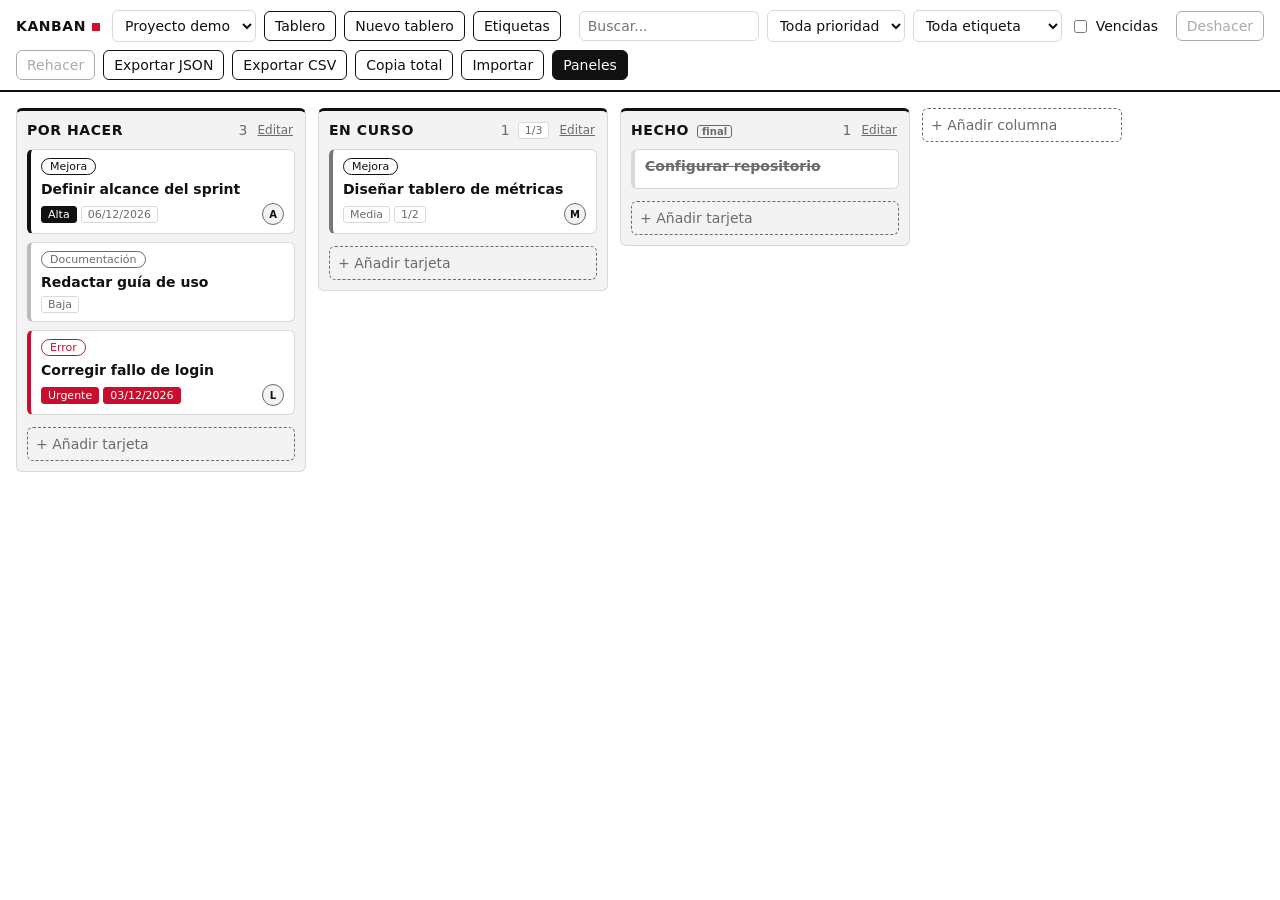
<file: docs/kanban/index.html>
<!doctype html>
<html lang="es">
<head>
  <meta charset="utf-8">
  <meta http-equiv="refresh" content="0; url=../kanban.html">
  <title>Kanban</title>
</head>
<body><a href="../kanban.html">Ir al kanban</a></body>
</html>
</file>
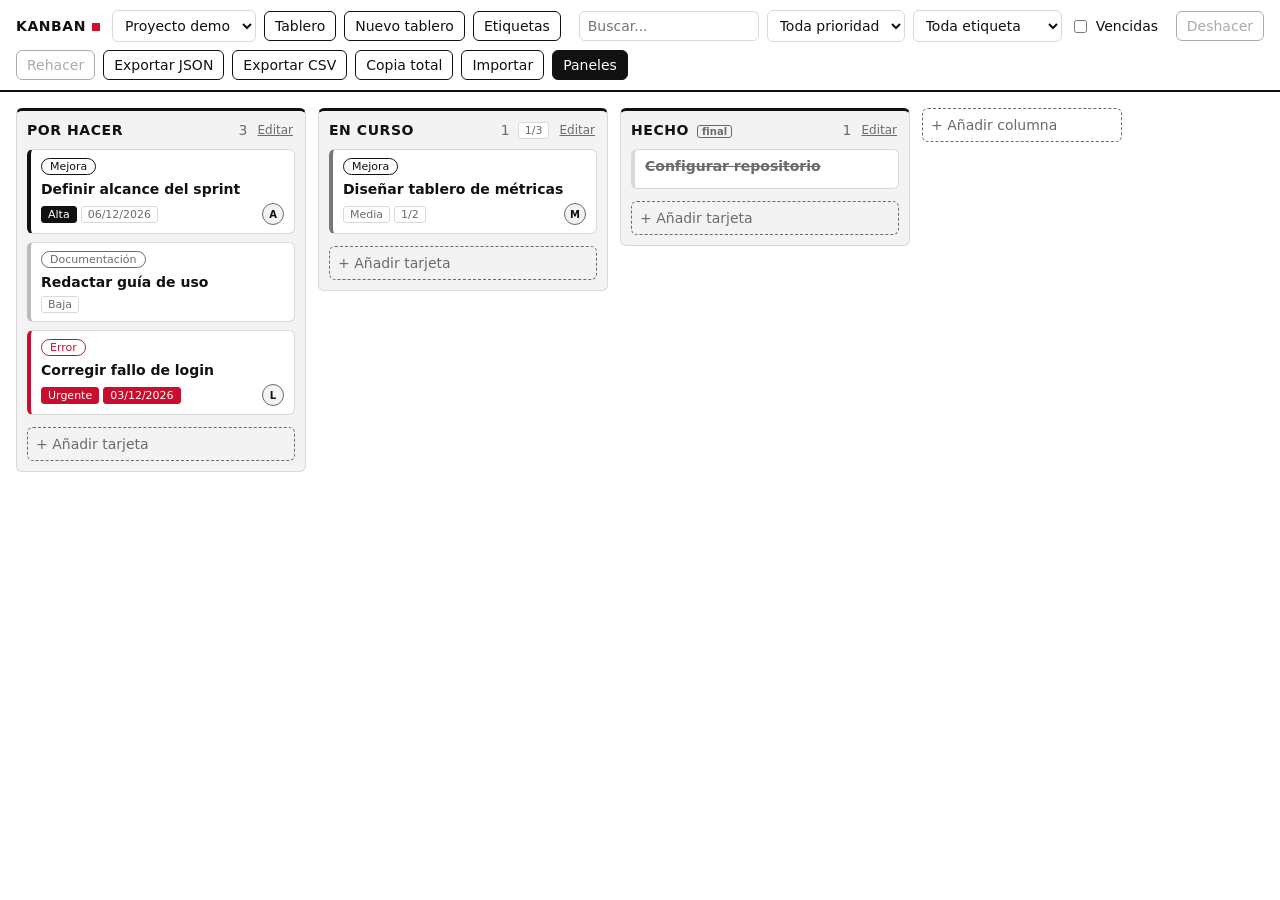
<file: docs/kanban.html>
<!doctype html>
<html lang="es">
<head>
  <meta charset="utf-8">
  <meta name="viewport" content="width=device-width, initial-scale=1">
  <title>Kanban</title>
  <link rel="icon" href="data:image/svg+xml,%3Csvg xmlns=%27http://www.w3.org/2000/svg%27 viewBox=%270 0 16 16%27%3E%3Crect width=%2716%27 height=%2716%27 fill=%27%23111%27/%3E%3Crect x=%274%27 y=%274%27 width=%278%27 height=%278%27 fill=%27%23c8102e%27/%3E%3C/svg%3E">
  <link rel="stylesheet" href="kanban/styles.css">
</head>
<body>
  <div id="app"></div>
  <noscript>Esta aplicación requiere JavaScript.</noscript>
  <script type="module" src="kanban/js/app.js"></script>
</body>
</html>
</file>
<file: docs/kanban/styles.css>
:root {
  --bg: #fff;
  --ink: #111;
  --muted: #6b6b6b;
  --line: #d9d9d9;
  --soft: #f3f3f3;
  --red: #c8102e;
  --radius: 6px;
  font-family: system-ui, -apple-system, "Segoe UI", Roboto, Helvetica, Arial, sans-serif;
  color-scheme: light;
}
* { box-sizing: border-box; }
html, body { height: 100%; margin: 0; background: var(--bg); color: var(--ink); font-size: 14px; }
#app { height: 100%; display: flex; flex-direction: column; }
button, input, select, textarea { font: inherit; color: inherit; }
:focus-visible { outline: 2px solid var(--red); outline-offset: 1px; }
.muted { color: var(--muted); }
.hint { color: var(--muted); font-size: 13px; }

/* Barra superior */
.top { display: flex; flex-wrap: wrap; align-items: center; gap: 8px; padding: 10px 16px; border-bottom: 2px solid var(--ink); background: var(--bg); }
.brand { font-weight: 800; letter-spacing: .04em; text-transform: uppercase; margin-right: 4px; }
.brand::after { content: ""; display: inline-block; width: 8px; height: 8px; background: var(--red); margin-left: 6px; }
.spacer { flex: 1; }
.top input[type=search], .top select, .dlg input[type=text], .dlg input[type=number], .dlg input[type=date], .dlg select, .dlg textarea, .composer textarea, .drawer input, .drawer select {
  border: 1px solid var(--line); background: #fff; border-radius: var(--radius); padding: 6px 8px;
}
.top input[type=search] { width: 180px; }
.btn { border: 1px solid var(--ink); background: #fff; border-radius: var(--radius); padding: 6px 10px; cursor: pointer; }
.btn:hover:not(:disabled) { background: var(--soft); }
.btn:disabled { opacity: .35; cursor: default; }
.btn.primary { background: var(--ink); color: #fff; }
.btn.primary:hover { background: #333; }
.btn.danger { border-color: var(--red); color: var(--red); }
.btn.danger:hover { background: var(--red); color: #fff; }
.btn.small { padding: 2px 8px; font-size: 12px; }
.check { display: flex; align-items: center; gap: 6px; }
.check.inline { display: inline-flex; }

/* Tablero */
.layout { flex: 1; min-height: 0; display: flex; }
.board { flex: 1; min-width: 0; display: flex; gap: 12px; padding: 16px; overflow-x: auto; align-items: flex-start; }
.col { flex: 0 0 290px; max-height: 100%; display: flex; flex-direction: column; background: var(--soft); border: 1px solid var(--line); border-top: 3px solid var(--ink); border-radius: var(--radius); }
.col.drop-before { box-shadow: -4px 0 0 var(--red); }
.col.drop-after { box-shadow: 4px 0 0 var(--red); }
.col-head { display: flex; align-items: center; gap: 8px; padding: 10px; cursor: grab; }
.col-head h2 { flex: 1; margin: 0; font-size: 14px; text-transform: uppercase; letter-spacing: .04em; overflow-wrap: anywhere; }
.done-flag { margin-left: 8px; font-size: 10px; font-weight: 600; border: 1px solid var(--muted); color: var(--muted); padding: 0 4px; border-radius: 3px; text-transform: none; letter-spacing: 0; }
.count { color: var(--muted); font-variant-numeric: tabular-nums; }
.icon-btn { border: 0; background: none; color: var(--muted); cursor: pointer; font-size: 12px; text-decoration: underline; padding: 2px; }
.icon-btn:hover { color: var(--red); }
.col-body { flex: 1; min-height: 40px; overflow-y: auto; padding: 0 10px 6px; display: flex; flex-direction: column; gap: 8px; }
.col-body.drop-col { background: #ebebeb; }
.placeholder { height: 4px; background: var(--red); border-radius: 2px; flex: none; }
.add-card, .add-col { border: 1px dashed var(--muted); background: transparent; color: var(--muted); border-radius: var(--radius); padding: 8px; cursor: pointer; text-align: left; margin: 6px 10px 10px; }
.add-card:hover, .add-col:hover { color: var(--ink); border-color: var(--ink); }
.add-col { flex: 0 0 200px; margin: 0; }
.composer { padding: 6px 10px 10px; }
.composer textarea { width: 100%; resize: vertical; }

/* Tarjetas */
.card { background: #fff; border: 1px solid var(--line); border-left: 4px solid var(--line); border-radius: var(--radius); padding: 8px 10px; cursor: grab; display: flex; flex-direction: column; gap: 6px; }
.card:hover { border-color: var(--ink); }
.card.dragging { opacity: .4; }
.card.done .title { color: var(--muted); text-decoration: line-through; }
.card.p-low { border-left-color: #bbb; }
.card.p-medium { border-left-color: #777; }
.card.p-high { border-left-color: var(--ink); }
.card.p-urgent { border-left-color: var(--red); }
.card .title { font-weight: 600; overflow-wrap: anywhere; }
.meta { display: flex; flex-wrap: wrap; gap: 4px; align-items: center; }
.badge { font-size: 11px; padding: 1px 6px; border-radius: 3px; border: 1px solid var(--line); color: var(--muted); background: #fff; }
.badge.red { background: var(--red); border-color: var(--red); color: #fff; }
.badge.black { background: var(--ink); border-color: var(--ink); color: #fff; }
.avatar { margin-left: auto; width: 22px; height: 22px; border-radius: 50%; background: var(--soft); border: 1px solid var(--muted); font-size: 10px; font-weight: 700; display: inline-flex; align-items: center; justify-content: center; }
.chips { display: flex; flex-wrap: wrap; gap: 4px; }
.chip { font-size: 11px; padding: 1px 8px; border-radius: 10px; border: 1px solid; background: #fff; }
.chip.black { color: var(--ink); border-color: var(--ink); }
.chip.red { color: var(--red); border-color: var(--red); }
.chip.gray { color: var(--muted); border-color: var(--muted); }
button.chip { cursor: pointer; opacity: .55; }
button.chip.on { opacity: 1; color: #fff; }
button.chip.black.on { background: var(--ink); }
button.chip.red.on { background: var(--red); }
button.chip.gray.on { background: var(--muted); }

/* Panel lateral */
.drawer { flex: 0 0 360px; max-width: 100%; border-left: 2px solid var(--ink); display: flex; flex-direction: column; min-height: 0; background: #fff; }
.tabs { display: flex; flex-wrap: wrap; border-bottom: 1px solid var(--line); align-items: center; }
.tab { border: 0; border-bottom: 3px solid transparent; background: none; padding: 10px 12px; cursor: pointer; }
.tab.on { border-bottom-color: var(--red); font-weight: 700; }
.tabs .close { margin-left: auto; margin-right: 8px; }
.drawer-body { padding: 14px; overflow-y: auto; flex: 1; }
.drawer h4 { margin: 18px 0 8px; text-transform: uppercase; font-size: 12px; letter-spacing: .05em; }
.kpis { display: grid; grid-template-columns: repeat(3, 1fr); gap: 8px; }
.kpi { border: 1px solid var(--line); border-radius: var(--radius); padding: 8px; display: flex; flex-direction: column; }
.kpi strong { font-size: 20px; }
.kpi span { color: var(--muted); font-size: 12px; }
.kpi.red { border-color: var(--red); }
.kpi.red strong { color: var(--red); }
.bar-row { display: grid; grid-template-columns: 110px 1fr 28px; gap: 8px; align-items: center; margin: 4px 0; font-size: 13px; }
.bar-label { overflow: hidden; text-overflow: ellipsis; white-space: nowrap; }
.bar-track { background: var(--soft); height: 10px; border-radius: 5px; overflow: hidden; }
.bar-fill { display: block; height: 100%; background: var(--ink); }
.bar-fill.red { background: var(--red); }
.bar-value { text-align: right; font-variant-numeric: tabular-nums; }
.stack { display: flex; flex-direction: column; gap: 8px; }
.stack label, .dlg label, .field { display: flex; flex-direction: column; gap: 4px; font-size: 13px; color: var(--muted); }
.stack label input, .stack label select { color: var(--ink); }
ul.plain { list-style: none; margin: 12px 0 0; padding: 0; display: flex; flex-direction: column; gap: 6px; }
ul.plain li { display: flex; justify-content: space-between; align-items: center; gap: 8px; border-bottom: 1px solid var(--soft); padding-bottom: 6px; }
ul.log li { flex-direction: column; align-items: flex-start; gap: 0; }
ul.log time { color: var(--red); font-size: 11px; font-variant-numeric: tabular-nums; }
.plugin .check { align-items: flex-start; }

/* Diálogos */
.dlg { border: 2px solid var(--ink); border-radius: var(--radius); padding: 0; width: min(440px, 92vw); max-height: 92vh; }
.dlg::backdrop { background: rgba(0, 0, 0, .45); }
.dlg-body { padding: 18px; display: flex; flex-direction: column; gap: 12px; }
.dlg-body.wide { width: min(620px, 92vw); }
.dlg h3 { margin: 0; text-transform: uppercase; font-size: 14px; letter-spacing: .05em; }
.dlg label.check { flex-direction: row; color: var(--ink); }
.dlg .row, .row { display: flex; gap: 8px; align-items: center; }
.row.end { justify-content: flex-end; margin-top: 4px; }
.row .left { margin-right: auto; }
.row input[type=text] { flex: 1; }
.dlg textarea, .dlg input[type=text] { width: 100%; }
.grid2 { display: grid; grid-template-columns: 1fr 1fr; gap: 10px; }
.checklist { display: flex; flex-direction: column; gap: 6px; }
.lbl { font-size: 13px; color: var(--muted); }

/* Avisos */
.toasts { position: fixed; bottom: 16px; left: 50%; transform: translateX(-50%); display: flex; flex-direction: column; gap: 6px; z-index: 50; }
.toast { background: var(--ink); color: #fff; padding: 8px 14px; border-radius: var(--radius); border-left: 4px solid var(--red); }

@media (max-width: 720px) {
  .layout { flex-direction: column; }
  .drawer { flex: 0 0 45%; border-left: 0; border-top: 2px solid var(--ink); }
  .col { flex-basis: 82vw; }
  .grid2 { grid-template-columns: 1fr; }
  .top input[type=search] { width: 120px; }
}
</file>
